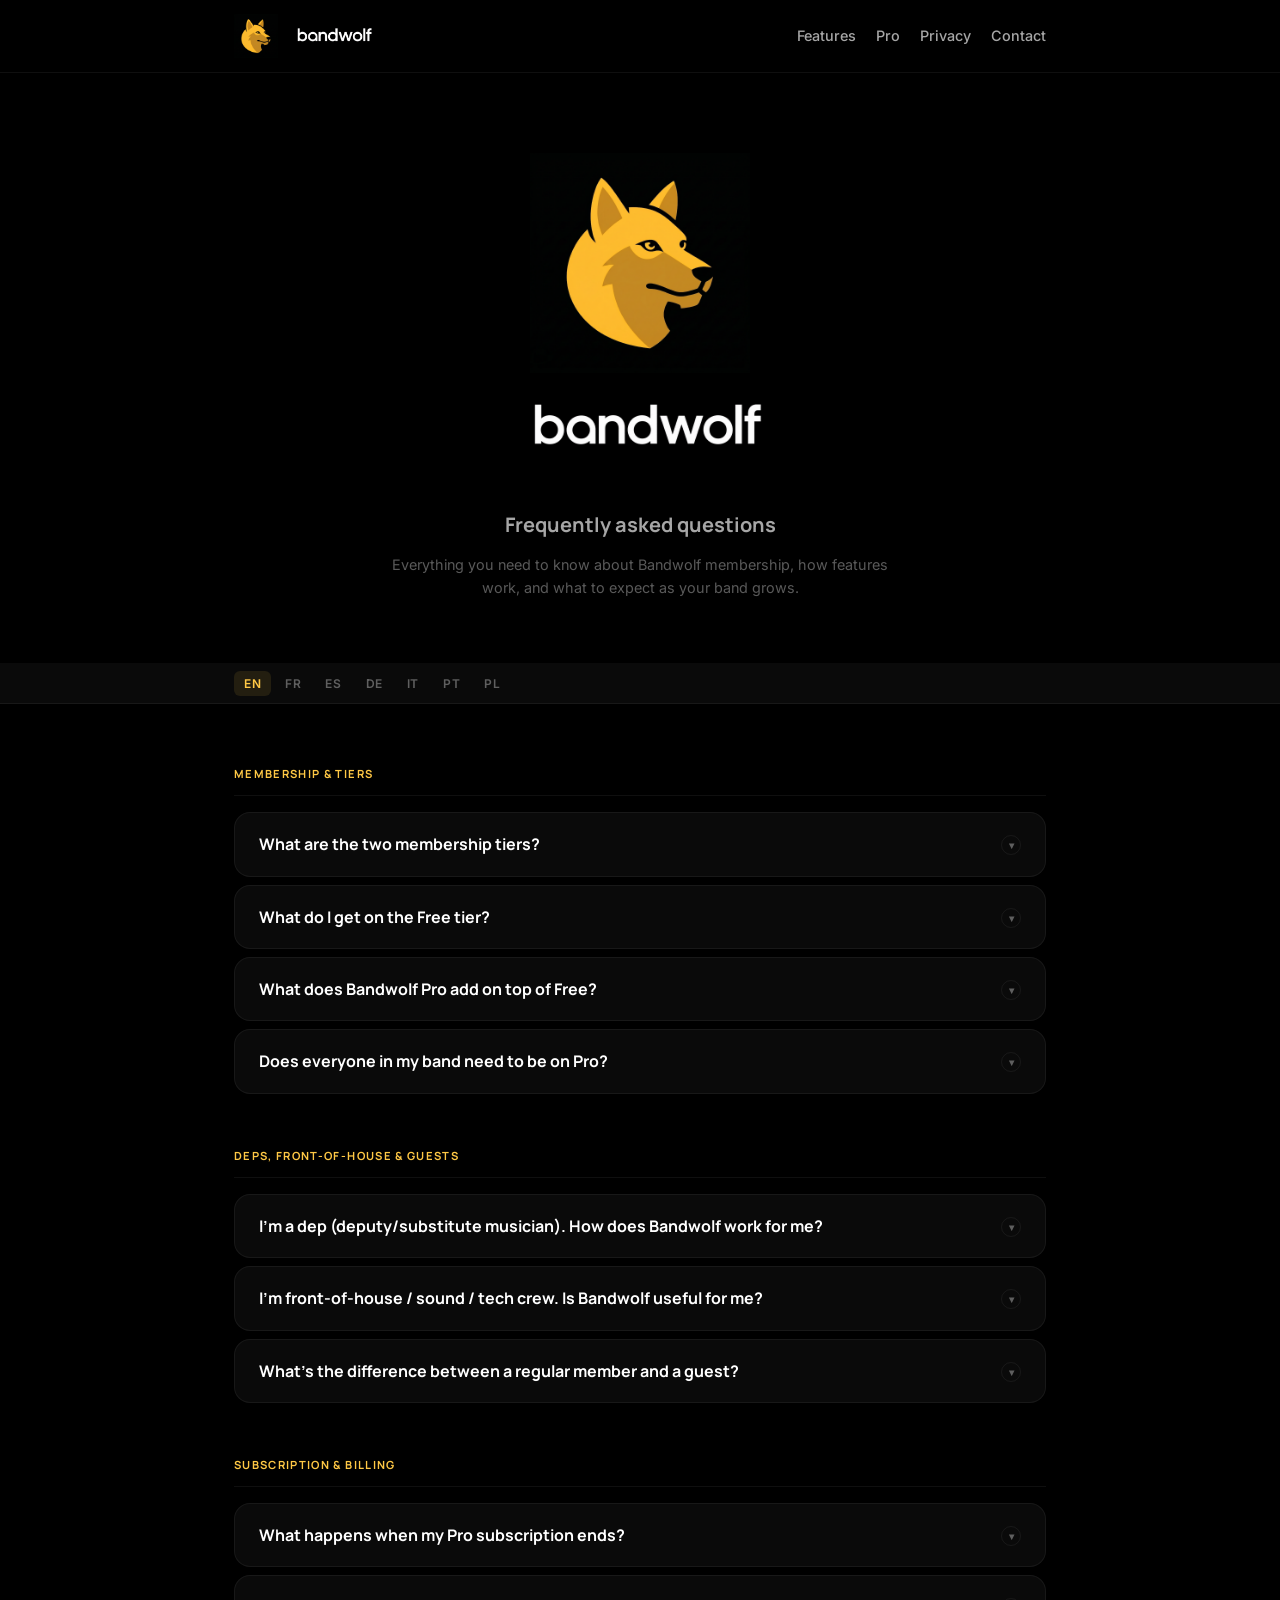
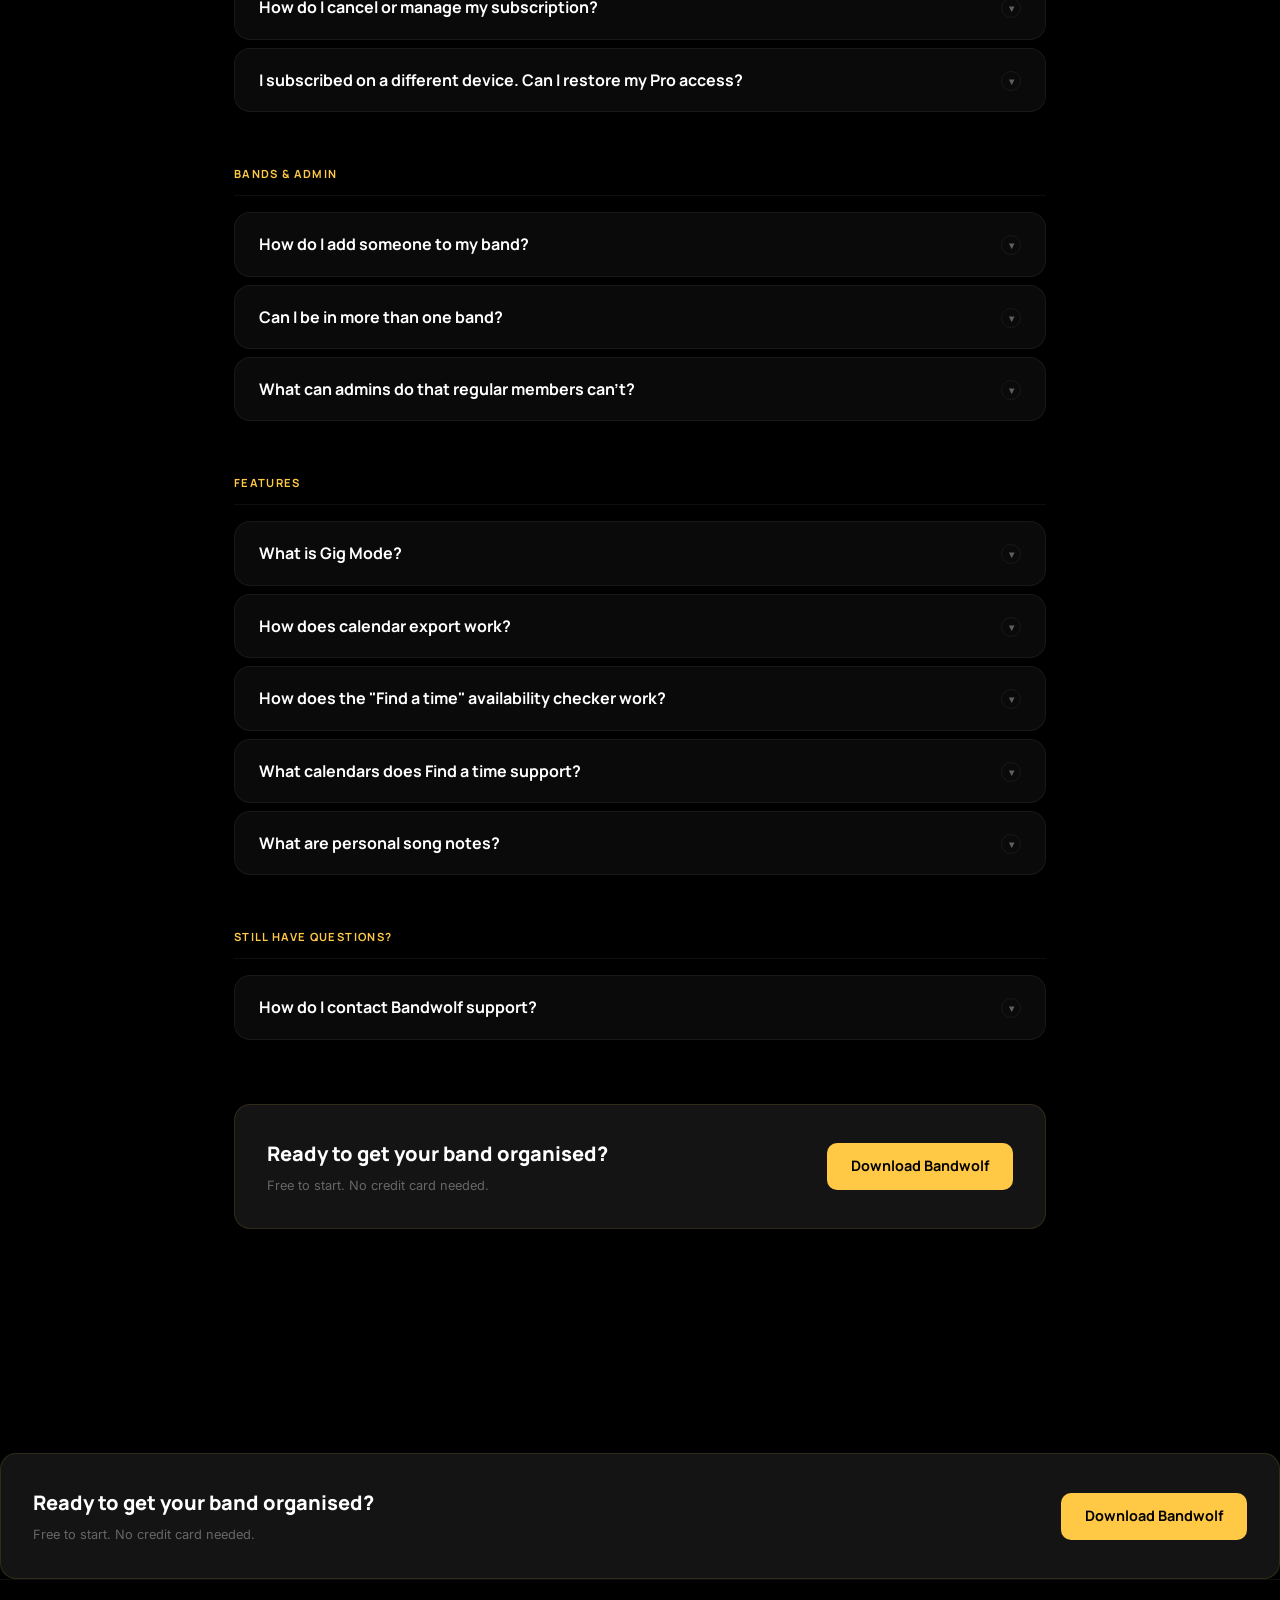
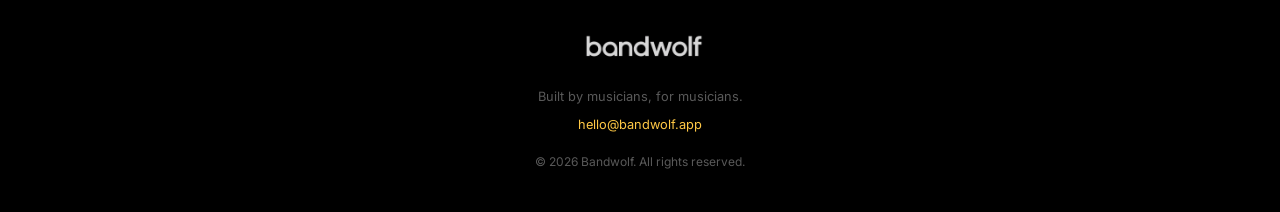
<file: FAQ-multilang.html>
<!DOCTYPE html>
<html lang="en">
<head>
<meta charset="UTF-8">
<meta name="viewport" content="width=device-width, initial-scale=1.0">
<title>FAQ — Bandwolf</title>
<meta name="description" content="Frequently asked questions about Bandwolf — membership, features, billing, and more.">
<link rel="icon" type="image/png" href="./bandwolf-icon.png">
<link rel="preconnect" href="https://fonts.googleapis.com">
<link href="https://fonts.googleapis.com/css2?family=Manrope:wght@400;600;700;800&family=Inter:wght@300;400;500;600&display=swap" rel="stylesheet">
<style>
*{margin:0;padding:0;box-sizing:border-box}
:root{
  --bg:#000000;--surface:#0a0a0a;--surface2:#141414;
  --accent:#FFC845;--accent-dim:rgba(255,200,69,0.1);
  --text:#fff;--text-soft:rgba(255,255,255,0.65);--muted:rgba(255,255,255,0.35);
  --border:rgba(255,255,255,0.06);
  --font-display:'Manrope',sans-serif;--font-body:'Inter',sans-serif;
  --fs-xs:0.75rem;--fs-sm:0.8rem;--fs-md:0.9rem;--fs-lg:1rem;--fs-xl:1.25rem;--fs-display:1.5rem;
}
html{scroll-behavior:smooth}
body{background:var(--bg);color:var(--text);font-family:var(--font-body);font-size:var(--fs-md);line-height:1.7;-webkit-font-smoothing:antialiased}
a{color:var(--accent);text-decoration:none}
a:hover{text-decoration:underline}
.wrap{max-width:860px;margin:0 auto;padding:0 24px}

/* Nav */
nav{position:sticky;top:0;z-index:100;background:rgba(0,0,0,0.92);backdrop-filter:blur(16px);-webkit-backdrop-filter:blur(16px);border-bottom:1px solid var(--border);padding:14px 0}
.nav-inner{display:flex;align-items:center;justify-content:space-between;max-width:860px;margin:0 auto;padding:0 24px}
.nav-brand{display:flex;align-items:center;gap:0;text-decoration:none}
.nav-icon{height:44px;width:44px;display:block;object-fit:contain}
.nav-wordmark{height:36px;display:block;object-fit:contain}
.nav-links{display:flex;gap:20px;align-items:center}
.nav-links a{font-size:var(--fs-md);color:var(--text-soft);font-weight:500}
.nav-links a:hover{color:var(--accent);text-decoration:none}

/* Hero */
.hero{padding:80px 0 56px;text-align:center}
.hero-icon{width:220px;height:220px;margin:0 auto 0;display:block;object-fit:contain}
.hero-wordmark{height:110px;margin:0 auto 28px;display:block;object-fit:contain}
.hero h1{font-family:var(--font-display);font-size:var(--fs-xl);font-weight:700;color:var(--text-soft);margin-bottom:14px;max-width:500px;margin-left:auto;margin-right:auto;line-height:1.4}
.hero p{font-size:var(--fs-md);color:var(--muted);max-width:520px;margin:0 auto;line-height:1.6}

/* FAQ layout */
.faq-page{padding:8px 0 80px}

.section-label{
  font-size:0.7rem;font-weight:700;letter-spacing:0.12em;text-transform:uppercase;
  color:var(--accent);margin:52px 0 16px;padding-bottom:12px;
  border-bottom:1px solid var(--border);font-family:var(--font-display);
}

/* FAQ items — card style matching .feature */
.faq-item{
  background:var(--surface);border:1px solid var(--border);
  border-radius:16px;margin-bottom:8px;overflow:hidden;
}
.faq-q{
  width:100%;background:none;border:none;color:var(--text);
  font-family:var(--font-display);font-size:var(--fs-lg);font-weight:700;line-height:1.4;
  text-align:left;padding:20px 24px;cursor:pointer;
  display:flex;align-items:flex-start;gap:12px;transition:color 0.15s;
}
.faq-q:hover{color:var(--accent)}
.faq-q .chevron{
  margin-left:auto;flex-shrink:0;margin-top:2px;
  width:20px;height:20px;border:1.5px solid var(--border);border-radius:50%;
  display:flex;align-items:center;justify-content:center;
  transition:transform 0.2s,border-color 0.15s;color:var(--muted);font-size:10px;
}
.faq-item.open .chevron{transform:rotate(180deg);border-color:var(--accent);color:var(--accent)}
.faq-a{
  display:none;padding:0 24px 24px;
  font-family:var(--font-body);font-size:var(--fs-sm);
  color:var(--text-soft);line-height:1.75;
}
.faq-item.open .faq-a{display:block}
.faq-a p+p{margin-top:12px}
.faq-a ul{margin:10px 0 10px 20px}
.faq-a li{margin-bottom:6px}
.faq-a strong{color:var(--text);font-weight:600}
.faq-a .note{
  margin-top:14px;padding:12px 16px;background:var(--surface2);
  border-left:2px solid var(--accent);border-radius:0 10px 10px 0;font-size:var(--fs-xs);
}

/* Tier table */
.tier-table{width:100%;border-collapse:collapse;margin:16px 0 8px;font-size:var(--fs-sm)}
.tier-table th{text-align:left;padding:10px 14px;font-weight:700;font-size:0.7rem;letter-spacing:0.06em;text-transform:uppercase;color:var(--muted);border-bottom:1px solid var(--border);font-family:var(--font-display)}
.tier-table th:not(:first-child){text-align:center}
.tier-table td{padding:12px 14px;border-bottom:1px solid var(--border);color:var(--text-soft);vertical-align:middle}
.tier-table td:first-child{color:var(--text)}
.tier-table td:not(:first-child){text-align:center}
.tier-table tr:last-child td{border-bottom:none}
.check{color:var(--accent);font-size:var(--fs-md)}
.cross{color:rgba(255,255,255,0.2);font-size:var(--fs-md)}
.pro-col{color:var(--accent)!important;font-weight:600}

/* CTA strip */
.cta-strip{
  margin-top:64px;padding:32px;background:var(--surface2);
  border:1px solid rgba(255,200,69,0.12);border-radius:16px;
  display:flex;align-items:center;gap:24px;flex-wrap:wrap;
}
.cta-strip-text h3{font-family:var(--font-display);font-size:var(--fs-xl);font-weight:800;color:var(--text);margin-bottom:4px}
.cta-strip-text p{font-size:var(--fs-sm);color:var(--muted)}
.cta-btn{
  margin-left:auto;background:var(--accent);color:#000;
  font-family:var(--font-display);font-size:var(--fs-md);font-weight:700;
  padding:11px 24px;border-radius:10px;white-space:nowrap;transition:opacity 0.15s;
}
.cta-btn:hover{opacity:0.88;text-decoration:none}

/* Footer */
footer{padding:40px 0;text-align:center;border-top:1px solid var(--border)}
footer p{font-size:var(--fs-sm);color:var(--muted)}
footer a{color:var(--accent)}
.footer-wordmark{height:56px;margin:0 auto 10px;display:block;object-fit:contain;opacity:0.85}

@media(max-width:600px){
  .faq-q{padding:18px 20px;font-size:var(--fs-md)}
  .faq-a{padding:0 20px 20px}
  .cta-strip{flex-direction:column;align-items:flex-start}
  .cta-btn{margin-left:0}
}

.lang-btn{background:none;border:none;color:var(--muted);font-family:var(--font-body);font-size:0.75rem;font-weight:600;letter-spacing:0.05em;padding:5px 10px;border-radius:6px;cursor:pointer;white-space:nowrap;transition:color 0.15s,background 0.15s;}
.lang-btn:hover{color:var(--text);background:var(--surface2);}
.lang-btn.active{color:var(--accent);background:rgba(255,200,69,0.1);}
</style>
</head>
<body>

<nav>
  <div class="nav-inner">
    <a class="nav-brand" href="./index.html">
      <img class="nav-icon" src="./bandwolf-icon.png" alt="Bandwolf icon">
      <img class="nav-wordmark" src="./bandwolf-wordmark.png" alt="bandwolf">
    </a>
    <div class="nav-links">
      <a href="./index.html#features">Features</a>
      <a href="./index.html#pro">Pro</a>
      <a href="./index.html#privacy">Privacy</a>
      <a href="mailto:hello@bandwolf.app">Contact</a>
    </div>
  </div>
</nav>

<section class="hero">
  <div class="wrap">
    <img class="hero-icon" src="./bandwolf-icon.png" alt="Bandwolf wolf icon">
    <img class="hero-wordmark" src="./bandwolf-wordmark.png" alt="bandwolf">
    <h1>Frequently asked questions</h1>
    <p>Everything you need to know about Bandwolf membership, how features work, and what to expect as your band grows.</p>
  </div>
</section>

<div class="faq-page">

<!-- ─── Language switcher ─── -->
<div style="border-bottom:1px solid var(--border);background:var(--surface);">
  <div class="wrap" style="display:flex;gap:4px;align-items:center;height:40px;overflow-x:auto;scrollbar-width:none;">
    <button class="lang-btn active" onclick="setLang('en')">EN</button>
    <button class="lang-btn" onclick="setLang('fr')">FR</button>
    <button class="lang-btn" onclick="setLang('es')">ES</button>
    <button class="lang-btn" onclick="setLang('de')">DE</button>
    <button class="lang-btn" onclick="setLang('it')">IT</button>
    <button class="lang-btn" onclick="setLang('pt')">PT</button>
    <button class="lang-btn" onclick="setLang('pl')">PL</button>
  </div>
</div>
<div class="faq-page">
<div class="wrap">

  <div class="section-label" data-key="faqSectionMembership">Membership &amp; tiers</div>

  <div class="faq-item">
    <button class="faq-q" onclick="toggle(this)">
      <span data-key="faqQ_tiers">What are the two membership tiers?</span>
      <span class="chevron">▾</span>
    </button>
    <div class="faq-a" data-key="faqA_tiers" data-html="tiers"></div>
  </div>

  <div class="faq-item">
    <button class="faq-q" onclick="toggle(this)">
      <span data-key="faqQ_free">What do I get on the Free tier?</span>
      <span class="chevron">▾</span>
    </button>
    <div class="faq-a" data-key="faqA_free" data-html="free"></div>
  </div>

  <div class="faq-item">
    <button class="faq-q" onclick="toggle(this)">
      <span data-key="faqQ_pro">What does Bandwolf Pro add on top of Free?</span>
      <span class="chevron">▾</span>
    </button>
    <div class="faq-a" id="ans-pro">
      <table class="tier-table">
        <thead><tr><th data-key="tierFeature">Feature</th><th>Free</th><th class="pro-col">Pro</th></tr></thead>
        <tbody>
          <tr><td data-key="tierSetlists">Setlists per band</td><td>1</td><td class="pro-col" data-key="tierUnlimited">Unlimited</td></tr>
          <tr><td data-key="tierSongs">Songs per setlist</td><td>10</td><td class="pro-col" data-key="tierUnlimited">Unlimited</td></tr>
          <tr><td data-key="tierMembers">Members per band</td><td>3</td><td class="pro-col" data-key="tierUnlimited">Unlimited</td></tr>
          <tr><td data-key="tierEvents">Upcoming events visible</td><td>2</td><td class="pro-col" data-key="tierUnlimited">Unlimited</td></tr>
          <tr><td data-key="tierLinks">Band links</td><td>3</td><td class="pro-col" data-key="tierUnlimited">Unlimited</td></tr>
          <tr><td data-key="tierAdminBands">Bands as admin</td><td>1</td><td class="pro-col" data-key="tierUnlimited">Unlimited</td></tr>
          <tr><td data-key="tierJoinedBands">Bands joined (total)</td><td>2</td><td class="pro-col" data-key="tierUnlimited">Unlimited</td></tr>
          <tr><td data-key="tierGigMode">Gig Mode (live performance)</td><td><span class="cross">—</span></td><td class="pro-col"><span class="check">✓</span></td></tr>
          <tr><td data-key="tierCalExport">Calendar export (ICS)</td><td><span class="cross">—</span></td><td class="pro-col"><span class="check">✓</span></td></tr>
          <tr><td data-key="tierImport">Setlist import</td><td><span class="cross">—</span></td><td class="pro-col"><span class="check">✓</span></td></tr>
          <tr><td data-key="tierAdmin">Admin privileges</td><td><span class="cross">—</span></td><td class="pro-col"><span class="check">✓</span></td></tr>
        </tbody>
      </table>
      <p data-key="faqA_pro_pricing">Pro is billed monthly (£6.99) or annually (£49.99 — saves around two months). Pricing is shown in your local currency in the App Store.</p>
    </div>
  </div>

  <div class="faq-item">
    <button class="faq-q" onclick="toggle(this)">
      <span data-key="faqQ_everyoneProQ">Does everyone in my band need to be on Pro?</span>
      <span class="chevron">▾</span>
    </button>
    <div class="faq-a" data-key="faqA_everyonePro" data-html="everyonePro"></div>
  </div>

  <div class="section-label" data-key="faqSectionDeps">Deps, front-of-house &amp; guests</div>

  <div class="faq-item">
    <button class="faq-q" onclick="toggle(this)">
      <span data-key="faqQ_deps">I'm a dep (deputy/substitute musician). How does Bandwolf work for me?</span>
      <span class="chevron">▾</span>
    </button>
    <div class="faq-a" data-key="faqA_deps" data-html="deps"></div>
  </div>

  <div class="faq-item">
    <button class="faq-q" onclick="toggle(this)">
      <span data-key="faqQ_foh">I'm front-of-house / sound / tech crew. Is Bandwolf useful for me?</span>
      <span class="chevron">▾</span>
    </button>
    <div class="faq-a" data-key="faqA_foh" data-html="foh"></div>
  </div>

  <div class="faq-item">
    <button class="faq-q" onclick="toggle(this)">
      <span data-key="faqQ_guestRole">What's the difference between a regular member and a guest?</span>
      <span class="chevron">▾</span>
    </button>
    <div class="faq-a" data-key="faqA_guestRole" data-html="guestRole"></div>
  </div>

  <div class="section-label" data-key="faqSectionBilling">Subscription &amp; billing</div>

  <div class="faq-item">
    <button class="faq-q" onclick="toggle(this)">
      <span data-key="faqQ_expires">What happens when my Pro subscription ends?</span>
      <span class="chevron">▾</span>
    </button>
    <div class="faq-a" data-key="faqA_expires" data-html="expires"></div>
  </div>

  <div class="faq-item">
    <button class="faq-q" onclick="toggle(this)">
      <span data-key="faqQ_cancel">How do I cancel or manage my subscription?</span>
      <span class="chevron">▾</span>
    </button>
    <div class="faq-a" data-key="faqA_cancel" data-html="cancel"></div>
  </div>

  <div class="faq-item">
    <button class="faq-q" onclick="toggle(this)">
      <span data-key="faqQ_restore">I subscribed on a different device. Can I restore my Pro access?</span>
      <span class="chevron">▾</span>
    </button>
    <div class="faq-a" data-key="faqA_restore" data-html="restore"></div>
  </div>

  <div class="section-label" data-key="faqSectionBands">Bands &amp; admin</div>

  <div class="faq-item">
    <button class="faq-q" onclick="toggle(this)">
      <span data-key="faqQ_invite">How do I add someone to my band?</span>
      <span class="chevron">▾</span>
    </button>
    <div class="faq-a" data-key="faqA_invite" data-html="invite"></div>
  </div>

  <div class="faq-item">
    <button class="faq-q" onclick="toggle(this)">
      <span data-key="faqQ_multiBand">Can I be in more than one band?</span>
      <span class="chevron">▾</span>
    </button>
    <div class="faq-a" data-key="faqA_multiBand" data-html="multiBand"></div>
  </div>

  <div class="faq-item">
    <button class="faq-q" onclick="toggle(this)">
      <span data-key="faqQ_admin">What can admins do that regular members can't?</span>
      <span class="chevron">▾</span>
    </button>
    <div class="faq-a" data-key="faqA_admin" data-html="admin"></div>
  </div>

  <div class="section-label" data-key="faqSectionFeatures">Features</div>

  <div class="faq-item">
    <button class="faq-q" onclick="toggle(this)">
      <span data-key="faqQ_gigMode">What is Gig Mode?</span>
      <span class="chevron">▾</span>
    </button>
    <div class="faq-a" data-key="faqA_gigMode" data-html="gigMode"></div>
  </div>

  <div class="faq-item">
    <button class="faq-q" onclick="toggle(this)">
      <span data-key="faqQ_calExport">How does calendar export work?</span>
      <span class="chevron">▾</span>
    </button>
    <div class="faq-a" data-key="faqA_calExport" data-html="calExport"></div>
  </div>

  <div class="faq-item">
    <button class="faq-q" onclick="toggle(this)">
      <span data-key="faqQ_findATime">How does the &ldquo;Find a time&rdquo; availability checker work?</span>
      <span class="chevron">▾</span>
    </button>
    <div class="faq-a" data-key="avail_q1" data-html="avail_q1"></div>
  </div>

  <div class="faq-item">
    <button class="faq-q" onclick="toggle(this)">
      <span data-key="faqQ_calSupport">What calendars does Find a time support?</span>
      <span class="chevron">▾</span>
    </button>
    <div class="faq-a" data-key="avail_q7" data-html="avail_q7"></div>
  </div>

  <div class="faq-item">
    <button class="faq-q" onclick="toggle(this)">
      <span data-key="faqQ_personalNotes">What are personal song notes?</span>
      <span class="chevron">▾</span>
    </button>
    <div class="faq-a" data-key="faqA_personalNotes" data-html="personalNotes"></div>
  </div>

  <div class="section-label" data-key="faqSectionContact">Still have questions?</div>

  <div class="faq-item">
    <button class="faq-q" onclick="toggle(this)">
      <span data-key="faqQ_contact">How do I contact Bandwolf support?</span>
      <span class="chevron">▾</span>
    </button>
    <div class="faq-a" data-key="faqA_contact" data-html="contact"></div>
  </div>

  <div class="cta-strip">
    <div class="cta-strip-text">
      <h3 data-key="faqCtaHeading">Ready to get your band organised?</h3>
      <p data-key="faqCtaSub">Free to start. No credit card needed.</p>
    </div>
    <a href="#" class="cta-btn" data-key="faqCtaBtn">Download Bandwolf</a>
  </div>

</div>
</div>
    </div>
  </div>

  <div class="cta-strip">
    <div class="cta-strip-text">
      <h3>Ready to get your band organised?</h3>
      <p>Free to start. No credit card needed.</p>
    </div>
    <a href="#" class="cta-btn">Download Bandwolf</a>
  </div>

</div>
</div>

<footer>
  <div class="wrap">
    <img class="footer-wordmark" src="./bandwolf-wordmark.png" alt="bandwolf">
    <p style="margin-bottom:6px">Built by musicians, for musicians.</p>
    <p><a href="mailto:hello@bandwolf.app">hello@bandwolf.app</a></p>
    <p style="margin-top:16px;font-size:var(--fs-xs)">© 2026 Bandwolf. All rights reserved.</p>
  </div>
</footer>

<script>
  function toggle(btn) {
    const item = btn.closest('.faq-item');
    const wasOpen = item.classList.contains('open');
    document.querySelectorAll('.faq-item.open').forEach(el => el.classList.remove('open'));
    if (!wasOpen) item.classList.add('open');
  }
</script>

</body>
<script>
// ─── Translations ──────────────────────────────────────────────────────────
const T = {
  faqSectionMembership:{en:"Membership & tiers",fr:"Abonnement et niveaux",es:"Membresía y niveles",de:"Mitgliedschaft & Stufen",it:"Abbonamento e livelli",pt:"Assinatura e planos",pl:"Członkostwo i poziomy"},
  faqSectionDeps:{en:"Deps, front-of-house & guests",fr:"Remplaçants, régisseurs et invités",es:"Sustitutos, técnicos de sala e invitados",de:"Vertretungen, FOH & Gäste",it:"Sostituti, front-of-house e ospiti",pt:"Substitutos, técnicos de som e convidados",pl:"Zastępcy, obsługa sali i goście"},
  faqSectionBilling:{en:"Subscription & billing",fr:"Abonnement et facturation",es:"Suscripción y facturación",de:"Abonnement & Abrechnung",it:"Abbonamento e fatturazione",pt:"Assinatura e pagamento",pl:"Subskrypcja i płatności"},
  faqSectionBands:{en:"Bands & admin",fr:"Groupes et administration",es:"Grupos y administración",de:"Bands & Verwaltung",it:"Band e amministrazione",pt:"Bandas e administração",pl:"Zespoły i administracja"},
  faqSectionFeatures:{en:"Features",fr:"Fonctionnalités",es:"Funciones",de:"Funktionen",it:"Funzionalità",pt:"Funcionalidades",pl:"Funkcje"},
  faqSectionContact:{en:"Still have questions?",fr:"Vous avez encore des questions ?",es:"¿Aún tienes preguntas?",de:"Noch Fragen?",it:"Hai ancora domande?",pt:"Ainda tem dúvidas?",pl:"Masz jeszcze pytania?"},
  faqQ_tiers:{en:"What are the two membership tiers?",fr:"Quels sont les deux niveaux d'adhésion ?",es:"¿Cuáles son los dos niveles de membresía?",de:"Was sind die zwei Mitgliedschaftsstufen?",it:"Quali sono i due livelli di abbonamento?",pt:"Quais são os dois planos de assinatura?",pl:"Jakie są dwa poziomy członkostwa?"},
  faqQ_free:{en:"What do I get on the Free tier?",fr:"Qu'est-ce que j'obtiens avec le niveau Gratuit ?",es:"¿Qué obtengo con el nivel Gratis?",de:"Was bekomme ich mit der kostenlosen Stufe?",it:"Cosa ottengo con il livello Gratuito?",pt:"O que recebo no plano Gratuito?",pl:"Co otrzymuję w poziomie Bezpłatnym?"},
  faqQ_pro:{en:"What does Bandwolf Pro add on top of Free?",fr:"Qu'est-ce que Bandwolf Pro ajoute par rapport au Gratuit ?",es:"¿Qué añade Bandwolf Pro sobre el nivel Gratis?",de:"Was fügt Bandwolf Pro zur kostenlosen Stufe hinzu?",it:"Cosa aggiunge Bandwolf Pro rispetto al livello Gratuito?",pt:"O que o Bandwolf Pro adiciona em relação ao Gratuito?",pl:"Co Bandwolf Pro dodaje w stosunku do poziomu Bezpłatnego?"},
  faqA_pro_pricing:{en:"Pro is billed monthly (£6.99) or annually (£49.99 — saves around two months). Pricing is shown in your local currency in the App Store.",fr:"Pro est facturé mensuellement (6,99 £) ou annuellement (49,99 £ — économisez environ deux mois). Le prix est affiché dans votre devise locale sur l'App Store.",es:"Pro se factura mensualmente (6,99 £) o anualmente (49,99 £ — ahorra alrededor de dos meses). El precio se muestra en tu moneda local en la App Store.",de:"Pro wird monatlich (6,99 £) oder jährlich (49,99 £ — spart ca. zwei Monate) abgerechnet. Der Preis wird in deiner Landeswährung im App Store angezeigt.",it:"Pro viene fatturato mensilmente (£6,99) o annualmente (£49,99 — risparmia circa due mesi). Il prezzo viene mostrato nella tua valuta locale nell'App Store.",pt:"O Pro é cobrado mensalmente (£6,99) ou anualmente (£49,99 — economiza cerca de dois meses). O preço é exibido na sua moeda local na App Store.",pl:"Pro jest rozliczane miesięcznie (£6,99) lub rocznie (£49,99 — oszczędzasz około dwóch miesięcy). Cena jest wyświetlana w Twojej lokalnej walucie w App Store."},
  faqQ_everyoneProQ:{en:"Does everyone in my band need to be on Pro?",fr:"Est-ce que tout le monde dans mon groupe doit être sur Pro ?",es:"¿Todos en mi banda necesitan ser Pro?",de:"Müssen alle in meiner Band Pro haben?",it:"Tutti nella mia band devono avere Pro?",pt:"Todos na minha banda precisam ser Pro?",pl:"Czy wszyscy w moim zespole muszą mieć Pro?"},
  faqQ_deps:{en:"I'm a dep (deputy/substitute musician). How does Bandwolf work for me?",fr:"Je suis remplaçant (musicien suppléant). Comment fonctionne Bandwolf pour moi ?",es:"Soy un sustituto (músico suplente). ¿Cómo funciona Bandwolf para mí?",de:"Ich bin eine Vertretung (Ersatzmusiker). Wie funktioniert Bandwolf für mich?",it:"Sono un sostituto (musicista supplente). Come funziona Bandwolf per me?",pt:"Sou um substituto (músico suplente). Como o Bandwolf funciona para mim?",pl:"Jestem zastępcą (muzyk zastępujący). Jak Bandwolf działa dla mnie?"},
  faqQ_foh:{en:"I'm front-of-house / sound / tech crew. Is Bandwolf useful for me?",fr:"Je suis régisseur / technicien son / équipe technique. Bandwolf est-il utile pour moi ?",es:"Soy técnico de sala / sonido / equipo técnico. ¿Bandwolf es útil para mí?",de:"Ich bin FOH / Tontechniker / technisches Personal. Ist Bandwolf nützlich für mich?",it:"Sono front-of-house / audio / personale tecnico. Bandwolf è utile per me?",pt:"Sou técnico de som / equipe técnica. O Bandwolf é útil para mim?",pl:"Jestem obsługą sali / dźwiękowcem / ekipą techniczną. Czy Bandwolf jest przydatny dla mnie?"},
  faqQ_guestRole:{en:"What's the difference between a regular member and a guest?",fr:"Quelle est la différence entre un membre régulier et un invité ?",es:"¿Cuál es la diferencia entre un miembro regular y un invitado?",de:"Was ist der Unterschied zwischen einem regulären Mitglied und einem Gast?",it:"Qual è la differenza tra un membro regolare e un ospite?",pt:"Qual é a diferença entre um membro regular e um convidado?",pl:"Jaka jest różnica między zwykłym członkiem a gościem?"},
  faqQ_expires:{en:"What happens when my Pro subscription ends?",fr:"Que se passe-t-il lorsque mon abonnement Pro se termine ?",es:"¿Qué pasa cuando termina mi suscripción Pro?",de:"Was passiert, wenn mein Pro-Abonnement endet?",it:"Cosa succede quando il mio abbonamento Pro termina?",pt:"O que acontece quando minha assinatura Pro termina?",pl:"Co się dzieje, gdy moja subskrypcja Pro wygasa?"},
  faqQ_cancel:{en:"How do I cancel or manage my subscription?",fr:"Comment annuler ou gérer mon abonnement ?",es:"¿Cómo cancelo o gestiono mi suscripción?",de:"Wie kündige oder verwalte ich mein Abonnement?",it:"Come posso annullare o gestire il mio abbonamento?",pt:"Como cancelo ou gerencio minha assinatura?",pl:"Jak anulować lub zarządzać subskrypcją?"},
  faqQ_restore:{en:"I subscribed on a different device. Can I restore my Pro access?",fr:"Je me suis abonné sur un autre appareil. Puis-je restaurer mon accès Pro ?",es:"Me suscribí en un dispositivo diferente. ¿Puedo restaurar mi acceso Pro?",de:"Ich habe mich auf einem anderen Gerät angemeldet. Kann ich meinen Pro-Zugang wiederherstellen?",it:"Mi sono abbonato su un dispositivo diverso. Posso ripristinare il mio accesso Pro?",pt:"Assinei em um dispositivo diferente. Posso restaurar meu acesso Pro?",pl:"Subskrybowałem na innym urządzeniu. Czy mogę przywrócić dostęp Pro?"},
  faqQ_invite:{en:"How do I add someone to my band?",fr:"Comment ajouter quelqu'un à mon groupe ?",es:"¿Cómo añado a alguien a mi banda?",de:"Wie füge ich jemanden zu meiner Band hinzu?",it:"Come aggiungo qualcuno alla mia band?",pt:"Como adiciono alguém à minha banda?",pl:"Jak dodać kogoś do mojego zespołu?"},
  faqQ_multiBand:{en:"Can I be in more than one band?",fr:"Puis-je faire partie de plusieurs groupes ?",es:"¿Puedo estar en más de una banda?",de:"Kann ich in mehr als einer Band sein?",it:"Posso far parte di più di una band?",pt:"Posso estar em mais de uma banda?",pl:"Czy mogę być w więcej niż jednym zespole?"},
  faqQ_admin:{en:"What can admins do that regular members can't?",fr:"Que peuvent faire les administrateurs que les membres réguliers ne peuvent pas faire ?",es:"¿Qué pueden hacer los administradores que los miembros regulares no pueden?",de:"Was können Admins, was reguläre Mitglieder nicht können?",it:"Cosa possono fare gli amministratori che i membri regolari non possono?",pt:"O que os administradores podem fazer que os membros regulares não podem?",pl:"Co mogą robić administratorzy, czego zwykli członkowie nie mogą?"},
  faqQ_gigMode:{en:"What is Gig Mode?",fr:"Qu'est-ce que le mode Gig ?",es:"¿Qué es el modo Concierto?",de:"Was ist der Gig Mode?",it:"Cos'è la modalità Gig?",pt:"O que é o modo Show?",pl:"Czym jest tryb Gig?"},
  faqQ_calExport:{en:"How does calendar export work?",fr:"Comment fonctionne l'export de calendrier ?",es:"¿Cómo funciona la exportación de calendario?",de:"Wie funktioniert der Kalenderexport?",it:"Come funziona l'esportazione del calendario?",pt:"Como funciona a exportação de calendário?",pl:"Jak działa eksport kalendarza?"},
  faqQ_findATime:{en:"How does the \"Find a time\" availability checker work?",fr:"Comment fonctionne le vérificateur de disponibilité « Trouver un créneau » ?",es:"¿Cómo funciona el comprobador de disponibilidad «Encontrar un horario»?",de:"Wie funktioniert der \"Termin finden\"-Verfügbarkeitsprüfer?",it:"Come funziona il controllo disponibilità \"Trova un orario\"?",pt:"Como funciona o verificador de disponibilidade \"Encontrar um horário\"?",pl:"Jak działa sprawdzanie dostępności \"Znajdź termin\"?"},
  faqQ_calSupport:{en:"What calendars does Find a time support?",fr:"Quels agendas « Trouver un créneau » prend-il en charge ?",es:"¿Qué calendarios admite Encontrar un horario?",de:"Welche Kalender unterstützt \"Termin finden\"?",it:"Quali calendari supporta Trova un orario?",pt:"Quais calendários o Encontrar um horário suporta?",pl:"Jakie kalendarze obsługuje Znajdź termin?"},
  faqQ_personalNotes:{en:"What are personal song notes?",fr:"Que sont les notes personnelles de chansons ?",es:"¿Qué son las notas personales de canciones?",de:"Was sind persönliche Songnotizen?",it:"Cosa sono le note personali sulle canzoni?",pt:"O que são notas pessoais de músicas?",pl:"Czym są osobiste notatki do piosenek?"},
  faqQ_contact:{en:"How do I contact Bandwolf support?",fr:"Comment contacter le support Bandwolf ?",es:"¿Cómo contacto con el soporte de Bandwolf?",de:"Wie kontaktiere ich den Bandwolf-Support?",it:"Come contatto il supporto di Bandwolf?",pt:"Como entro em contato com o suporte do Bandwolf?",pl:"Jak skontaktować się z pomocą techniczną Bandwolf?"},
  faqCtaHeading:{en:"Ready to get your band organised?",fr:"Prêt à organiser votre groupe ?",es:"¿Listo para organizar tu banda?",de:"Bereit, deine Band zu organisieren?",it:"Pronto a organizzare la tua band?",pt:"Pronto para organizar sua banda?",pl:"Gotowy, aby zorganizować swój zespół?"},
  faqCtaSub:{en:"Free to start. No credit card needed.",fr:"Gratuit pour commencer. Aucune carte de crédit requise.",es:"Gratis para empezar. No se necesita tarjeta de crédito.",de:"Kostenlos starten. Keine Kreditkarte erforderlich.",it:"Gratuito per iniziare. Nessuna carta di credito richiesta.",pt:"Grátis para começar. Sem necessidade de cartão de crédito.",pl:"Bezpłatny start. Bez karty kredytowej."},
  faqCtaBtn:{en:"Download Bandwolf",fr:"Télécharger Bandwolf",es:"Descargar Bandwolf",de:"Bandwolf herunterladen",it:"Scarica Bandwolf",pt:"Baixar Bandwolf",pl:"Pobierz Bandwolf"},
  tierFeature:{en:"Feature",fr:"Fonctionnalité",es:"Función",de:"Funktion",it:"Funzionalità",pt:"Funcionalidade",pl:"Funkcja"},
  tierSetlists:{en:"Setlists per band",fr:"Setlists par groupe",es:"Setlists por banda",de:"Setlists pro Band",it:"Setlist per band",pt:"Setlists por banda",pl:"Setlisty na zespół"},
  tierSongs:{en:"Songs per setlist",fr:"Chansons par setlist",es:"Canciones por setlist",de:"Songs pro Setlist",it:"Canzoni per setlist",pt:"Músicas por setlist",pl:"Piosenki na setlistę"},
  tierMembers:{en:"Members per band",fr:"Membres par groupe",es:"Miembros por banda",de:"Mitglieder pro Band",it:"Membri per band",pt:"Membros por banda",pl:"Członkowie na zespół"},
  tierEvents:{en:"Upcoming events visible",fr:"Événements à venir visibles",es:"Eventos próximos visibles",de:"Sichtbare kommende Events",it:"Eventi imminenti visibili",pt:"Eventos futuros visíveis",pl:"Widoczne nadchodzące wydarzenia"},
  tierLinks:{en:"Band links",fr:"Liens du groupe",es:"Enlaces de banda",de:"Band-Links",it:"Link della band",pt:"Links da banda",pl:"Linki zespołu"},
  tierAdminBands:{en:"Bands as admin",fr:"Groupes en tant qu'admin",es:"Bandas como admin",de:"Bands als Admin",it:"Band come amministratore",pt:"Bandas como admin",pl:"Zespoły jako admin"},
  tierJoinedBands:{en:"Bands joined (total)",fr:"Groupes rejoints (total)",es:"Bandas unidas (total)",de:"Beigetretene Bands (gesamt)",it:"Band a cui si è uniti (totale)",pt:"Bandas participantes (total)",pl:"Dołączone zespoły (łącznie)"},
  tierGigMode:{en:"Gig Mode (live performance)",fr:"Mode Gig (performance en direct)",es:"Modo Concierto (actuación en vivo)",de:"Gig Mode (Live-Auftritt)",it:"Modalità Gig (esibizione dal vivo)",pt:"Modo Show (apresentação ao vivo)",pl:"Tryb Gig (występ na żywo)"},
  tierCalExport:{en:"Calendar export (ICS)",fr:"Export calendrier (ICS)",es:"Exportación de calendario (ICS)",de:"Kalenderexport (ICS)",it:"Esportazione calendario (ICS)",pt:"Exportação de calendário (ICS)",pl:"Eksport kalendarza (ICS)"},
  tierImport:{en:"Setlist import",fr:"Import de setlist",es:"Importación de setlist",de:"Setlist-Import",it:"Importazione setlist",pt:"Importação de setlist",pl:"Import setlisty"},
  tierAdmin:{en:"Admin privileges",fr:"Privilèges d'administrateur",es:"Privilegios de administrador",de:"Admin-Rechte",it:"Privilegi amministratore",pt:"Privilégios de administrador",pl:"Uprawnienia administratora"},
  tierUnlimited:{en:"Unlimited",fr:"Illimité",es:"Ilimitado",de:"Unbegrenzt",it:"Illimitato",pt:"Ilimitado",pl:"Nieograniczony"},
};

// ─── Multi-paragraph answer HTML ──────────────────────────────────────────
const ANSWERS = {
  tiers:{
    en:`<p>Bandwolf has two tiers: <strong>Free</strong> and <strong>Bandwolf Pro</strong>.</p><p><strong>Free</strong> gives every member — including deps and front-of-house — full access to view setlists, RSVP to rehearsals, see band links, suggest songs, and add personal notes to songs. It's genuinely useful, not a stripped-down teaser.</p><p><strong>Bandwolf Pro</strong> unlocks the tools that bands with serious admin needs use most: unlimited setlists, unlimited songs per setlist, Gig Mode for live performance, calendar export, and the ability to manage larger rosters and multiple bands. Pro is a per-person subscription — you pay for your own access, not for the whole band.</p>`,
    fr:`<p>Bandwolf propose deux niveaux : <strong>Gratuit</strong> et <strong>Bandwolf Pro</strong>.</p><p><strong>Le niveau Gratuit</strong> offre à chaque membre — y compris les remplaçants et les régisseurs — un accès complet pour consulter les setlists, répondre aux répétitions, voir les liens du groupe, suggérer des chansons et ajouter des notes personnelles. C'est vraiment utile, pas une version édulcorée.</p><p><strong>Bandwolf Pro</strong> débloque les outils dont les groupes avec des besoins importants ont le plus besoin : setlists illimitées, chansons illimitées par setlist, mode Gig pour les performances en direct, export de calendrier et gestion de plus grands effectifs et de plusieurs groupes. Pro est un abonnement individuel.</p>`,
    es:`<p>Bandwolf tiene dos niveles: <strong>Gratis</strong> y <strong>Bandwolf Pro</strong>.</p><p><strong>El nivel Gratis</strong> da a todos los miembros — incluidos sustitutos y técnicos de sala — acceso completo para ver setlists, confirmar asistencia a ensayos, ver los enlaces del grupo, sugerir canciones y añadir notas personales. Es genuinamente útil, no una versión recortada.</p><p><strong>Bandwolf Pro</strong> desbloquea las herramientas que más usan los grupos con necesidades de administración serias: setlists ilimitadas, canciones ilimitadas por setlist, modo Concierto, exportación de calendario y gestión de grupos más grandes. Pro es una suscripción individual.</p>`,
    de:`<p>Bandwolf hat zwei Stufen: <strong>Kostenlos</strong> und <strong>Bandwolf Pro</strong>.</p><p><strong>Die kostenlose Stufe</strong> gibt jedem Mitglied — einschließlich Vertretungen und FOH-Personal — vollen Zugriff auf Setlists, Proben-Zusagen, Band-Links, Songvorschläge und persönliche Notizen. Es ist wirklich nützlich, kein abgespeckter Teaser.</p><p><strong>Bandwolf Pro</strong> schaltet die Tools frei, die Bands mit ernstem Verwaltungsbedarf am meisten nutzen: unbegrenzte Setlists, unbegrenzte Songs, Gig Mode, Kalenderexport und größere Besetzungen. Pro ist ein Einzelabonnement.</p>`,
    it:`<p>Bandwolf ha due livelli: <strong>Gratuito</strong> e <strong>Bandwolf Pro</strong>.</p><p><strong>Il livello Gratuito</strong> dà a ogni membro — inclusi i sostituti e il personale FOH — accesso completo per visualizzare le setlist, confermare la presenza alle prove, vedere i link della band, suggerire canzoni e aggiungere note personali. È genuinamente utile, non una versione ridotta.</p><p><strong>Bandwolf Pro</strong> sblocca gli strumenti più usati dalle band: setlist illimitate, canzoni illimitate, modalità Gig, esportazione del calendario e roster illimitati. Pro è un abbonamento individuale.</p>`,
    pt:`<p>O Bandwolf tem dois planos: <strong>Gratuito</strong> e <strong>Bandwolf Pro</strong>.</p><p><strong>O plano Gratuito</strong> dá a todos os membros — incluindo substitutos e equipe de som — acesso completo para ver setlists, confirmar presença em ensaios, ver os links da banda, sugerir músicas e adicionar notas pessoais. É genuinamente útil, não uma versão básica.</p><p><strong>O Bandwolf Pro</strong> desbloqueia as ferramentas mais usadas pelas bandas: setlists ilimitadas, músicas ilimitadas, modo Show, exportação de calendário e equipes maiores. Pro é uma assinatura individual.</p>`,
    pl:`<p>Bandwolf ma dwa poziomy: <strong>Bezpłatny</strong> i <strong>Bandwolf Pro</strong>.</p><p><strong>Poziom Bezpłatny</strong> daje każdemu członkowi — w tym zastępcom i obsłudze sali — pełny dostęp do przeglądania setlist, potwierdzania obecności na próbach, linków zespołu, sugerowania piosenek i dodawania notatek osobistych. To naprawdę przydatne narzędzie.</p><p><strong>Bandwolf Pro</strong> odblokowuje najważniejsze narzędzia: nieograniczone setlisty, piosenki, tryb Gig, eksport kalendarza i większe składy. Pro to subskrypcja indywidualna.</p>`,
  },
  free:{
    en:`<p>Quite a lot. Free members can:</p><ul><li>View all setlists, songs, and rehearsals for any band they're in</li><li>RSVP to rehearsals and gigs</li><li>Add personal notes to individual songs (visible only to you)</li><li>Suggest songs to the band's wish list and vote on others' suggestions</li><li>Access band links (Spotify playlists, YouTube references, etc.)</li><li>Receive push notifications for band activity</li><li>Join up to 2 bands in total</li></ul><p>Free tier limits apply to <em>creating and managing</em> content, not to viewing it. If a Pro member creates a setlist with 40 songs, every Free member in that band can see and use it in full.</p>`,
    fr:`<p>Beaucoup de choses. Les membres Gratuits peuvent :</p><ul><li>Consulter toutes les setlists, chansons et répétitions</li><li>Répondre aux répétitions et concerts</li><li>Ajouter des notes personnelles aux chansons (visibles uniquement par vous)</li><li>Suggérer des chansons et voter pour celles des autres</li><li>Accéder aux liens du groupe</li><li>Recevoir des notifications push</li><li>Rejoindre jusqu'à 2 groupes au total</li></ul><p>Les limites Gratuites s'appliquent à la création et la gestion du contenu, pas à sa consultation.</p>`,
    es:`<p>Bastante. Los miembros Gratis pueden:</p><ul><li>Ver todas las setlists, canciones y ensayos</li><li>Confirmar asistencia a ensayos y conciertos</li><li>Añadir notas personales a las canciones (visibles solo para ti)</li><li>Sugerir canciones y votar las de otros</li><li>Acceder a los enlaces del grupo</li><li>Recibir notificaciones push</li><li>Unirse a un máximo de 2 bandas en total</li></ul><p>Los límites Gratis se aplican a crear y gestionar contenido, no a verlo.</p>`,
    de:`<p>Einiges. Kostenlose Mitglieder können:</p><ul><li>Alle Setlists, Songs und Proben ansehen</li><li>Für Proben und Gigs zusagen</li><li>Persönliche Notizen zu Songs hinzufügen (nur für dich sichtbar)</li><li>Songs vorschlagen und abstimmen</li><li>Band-Links aufrufen</li><li>Push-Benachrichtigungen erhalten</li><li>Bis zu 2 Bands beitreten</li></ul><p>Die kostenlosen Limits gelten für das Erstellen und Verwalten von Inhalten, nicht für das Ansehen.</p>`,
    it:`<p>Parecchie cose. I membri Gratuiti possono:</p><ul><li>Visualizzare tutte le setlist, canzoni e prove</li><li>Confermare la presenza a prove e concerti</li><li>Aggiungere note personali alle canzoni (visibili solo a te)</li><li>Suggerire canzoni e votare</li><li>Accedere ai link della band</li><li>Ricevere notifiche push</li><li>Unirsi a un massimo di 2 band</li></ul><p>I limiti Gratuiti si applicano alla creazione e gestione dei contenuti, non alla visualizzazione.</p>`,
    pt:`<p>Bastante. Membros Gratuitos podem:</p><ul><li>Ver todas as setlists, músicas e ensaios</li><li>Confirmar presença em ensaios e shows</li><li>Adicionar notas pessoais às músicas (visíveis apenas para você)</li><li>Sugerir músicas e votar</li><li>Acessar links da banda</li><li>Receber notificações push</li><li>Entrar em até 2 bandas no total</li></ul><p>Os limites Gratuitos se aplicam à criação e gestão de conteúdo, não à visualização.</p>`,
    pl:`<p>Całkiem sporo. Bezpłatni członkowie mogą:</p><ul><li>Przeglądać wszystkie setlisty, piosenki i próby</li><li>Potwierdzać obecność na próbach i koncertach</li><li>Dodawać osobiste notatki do piosenek (widoczne tylko dla ciebie)</li><li>Sugerować piosenki i głosować</li><li>Uzyskiwać dostęp do linków zespołu</li><li>Otrzymywać powiadomienia push</li><li>Dołączać do maksymalnie 2 zespołów</li></ul><p>Limity Bezpłatne dotyczą tworzenia i zarządzania treścią, nie jej przeglądania.</p>`,
  },
  everyonePro:{
    en:`<p>No. Bandwolf is designed so that one or two Pro members — typically the band manager or setlist admin — can run the band, while everyone else participates on Free.</p><p>Free members can see everything and do everything a performer needs: view the setlist before a gig, check their own song notes, RSVP, suggest songs. They just can't create or manage content beyond the Free limits.</p><p>If you're the person who books rehearsals, builds setlists, and manages the roster, Pro is for you. Everyone else is welcome to stay Free.</p>`,
    fr:`<p>Non. Bandwolf est conçu pour qu'un ou deux membres Pro — généralement le manager ou l'administrateur des setlists — puissent gérer le groupe, tandis que tout le monde participe avec le Gratuit.</p><p>Les membres Gratuits peuvent tout voir et faire tout ce dont un musicien a besoin : consulter la setlist, vérifier leurs notes, répondre aux répétitions, suggérer des chansons.</p><p>Si vous êtes celui qui réserve les répétitions, crée les setlists et gère l'effectif, Pro est fait pour vous.</p>`,
    es:`<p>No. Bandwolf está diseñado para que uno o dos miembros Pro — normalmente el manager o el administrador de setlists — puedan gestionar la banda, mientras que todos los demás participan con el nivel Gratis.</p><p>Los miembros Gratis pueden ver todo y hacer todo lo que necesita un músico: ver la setlist, revisar sus notas, confirmar asistencia, sugerir canciones.</p><p>Si eres quien reserva los ensayos, crea las setlists y gestiona el grupo, Pro es para ti.</p>`,
    de:`<p>Nein. Bandwolf ist so konzipiert, dass ein oder zwei Pro-Mitglieder — typischerweise der Bandmanager oder Setlist-Admin — die Band leiten können, während alle anderen kostenlos mitmachen.</p><p>Kostenlose Mitglieder können alles sehen und alles tun, was ein Musiker braucht: die Setlist ansehen, Notizen prüfen, zusagen, Songs vorschlagen.</p><p>Wenn du derjenige bist, der Proben bucht, Setlists erstellt und die Besetzung verwaltet, ist Pro für dich.</p>`,
    it:`<p>No. Bandwolf è progettato in modo che uno o due membri Pro — di solito il manager o l'amministratore delle setlist — possano gestire la band, mentre tutti gli altri partecipano gratuitamente.</p><p>I membri Gratuiti possono vedere tutto e fare tutto ciò di cui un musicista ha bisogno: visualizzare la setlist, controllare le note, confermare la presenza, suggerire canzoni.</p><p>Se sei tu la persona che prenota le prove, costruisce le setlist e gestisce il roster, Pro è per te.</p>`,
    pt:`<p>Não. O Bandwolf foi projetado para que um ou dois membros Pro — normalmente o manager ou o administrador de setlists — possam gerenciar a banda, enquanto todos os outros participam no plano Gratuito.</p><p>Membros Gratuitos podem ver tudo e fazer tudo o que um músico precisa: ver a setlist, verificar suas notas, confirmar presença, sugerir músicas.</p><p>Se você é a pessoa que agenda ensaios, monta setlists e gerencia o elenco, o Pro é para você.</p>`,
    pl:`<p>Nie. Bandwolf jest zaprojektowany tak, aby jeden lub dwóch członków Pro — zazwyczaj menadżer lub administrator setlist — mógł prowadzić zespół, podczas gdy wszyscy pozostali uczestniczą bezpłatnie.</p><p>Bezpłatni członkowie mogą widzieć wszystko i robić wszystko, czego potrzebuje muzyk: przeglądać setlistę, sprawdzać notatki, potwierdzać obecność, sugerować piosenki.</p><p>Jeśli jesteś osobą, która rezerwuje próby, tworzy setlisty i zarządza składem, Pro jest dla ciebie.</p>`,
  },
  deps:{
    en:`<p>Deps are a first-class use case. When a band admin invites you, you join as a regular member and get immediate access to everything you need for the gig: the setlist, song keys and BPM, any band notes, your own personal song notes, and the rehearsal schedule.</p><p>You don't need a Pro subscription to use Bandwolf as a dep. Free membership gives you everything a performer needs to prepare and turn up ready.</p><div class="note">If you're depping across multiple bands, note that the Free tier supports joining up to 2 bands. If you regularly dep for more than two acts, Bandwolf Pro removes that limit.</div>`,
    fr:`<p>Les remplaçants sont un cas d'utilisation de première importance. Lorsqu'un administrateur du groupe vous invite, vous rejoignez en tant que membre régulier et obtenez un accès immédiat à tout ce dont vous avez besoin : la setlist, les tonalités et le BPM, les notes du groupe, vos notes personnelles et le planning des répétitions.</p><p>Vous n'avez pas besoin d'un abonnement Pro pour utiliser Bandwolf en tant que remplaçant. L'adhésion Gratuite vous donne tout ce dont un musicien a besoin.</p><div class="note">Si vous remplacez régulièrement dans plus de deux groupes, Bandwolf Pro supprime la limite de 2 groupes.</div>`,
    es:`<p>Los sustitutos son un caso de uso de primera importancia. Cuando un administrador de la banda te invita, te unes como miembro regular y obtienes acceso inmediato a todo lo que necesitas: la setlist, las tonalidades y el BPM, las notas de la banda, tus notas personales y el calendario de ensayos.</p><p>No necesitas una suscripción Pro para usar Bandwolf como sustituto. La membresía Gratis te da todo lo que necesitas.</p><div class="note">Si habitualmente sustituyes en más de dos grupos, Bandwolf Pro elimina el límite de 2 bandas.</div>`,
    de:`<p>Vertretungen sind ein erstklassiger Anwendungsfall. Wenn ein Band-Admin dich einlädt, trittst du als reguläres Mitglied bei und erhältst sofortigen Zugriff auf alles, was du für den Gig brauchst: die Setlist, Tonarten und BPM, Band-Notizen, deine persönlichen Notizen und den Probenplan.</p><p>Du brauchst kein Pro-Abonnement, um Bandwolf als Vertretung zu nutzen. Die kostenlose Mitgliedschaft gibt dir alles, was ein Musiker braucht.</p><div class="note">Wenn du regelmäßig für mehr als zwei Bands einspringst, hebt Bandwolf Pro das 2-Band-Limit auf.</div>`,
    it:`<p>I sostituti sono un caso d'uso di prima classe. Quando un amministratore della band ti invita, ti unisci come membro regolare e ottieni accesso immediato a tutto ciò di cui hai bisogno: la setlist, le tonalità e il BPM, le note della band, le tue note personali e il calendario delle prove.</p><p>Non hai bisogno di un abbonamento Pro per usare Bandwolf come sostituto. L'iscrizione Gratuita ti dà tutto ciò di cui hai bisogno.</p><div class="note">Se fai spesso da sostituto per più di due gruppi, Bandwolf Pro rimuove il limite di 2 band.</div>`,
    pt:`<p>Substitutos são um caso de uso de primeira classe. Quando um administrador da banda te convida, você entra como membro regular e tem acesso imediato a tudo o que precisa: a setlist, tons e BPM, notas da banda, suas notas pessoais e o calendário de ensaios.</p><p>Você não precisa de uma assinatura Pro para usar o Bandwolf como substituto. A assinatura Gratuita fornece tudo o que você precisa.</p><div class="note">Se você frequentemente substitui em mais de dois grupos, o Bandwolf Pro remove o limite de 2 bandas.</div>`,
    pl:`<p>Zastępcy to pierwszorzędny przypadek użycia. Gdy administrator zespołu cię zaprosi, dołączasz jako zwykły członek i uzyskujesz natychmiastowy dostęp do wszystkiego, czego potrzebujesz: setlistę, tonacje i BPM, notatki zespołu, własne notatki osobiste oraz harmonogram prób.</p><p>Nie potrzebujesz subskrypcji Pro jako zastępca. Bezpłatne członkostwo daje ci wszystko, czego potrzebujesz.</p><div class="note">Jeśli regularnie zastępujesz w więcej niż dwóch grupach, Bandwolf Pro usuwa limit 2 zespołów.</div>`,
  },
  foh:{
    en:`<p>Yes. Bands often add FOH engineers, sound techs, and lighting crew as members so they have access to the setlist and event schedule from their own phone.</p><p>As a Free member you can see the full setlist for any gig, view band notes on individual songs, and check the RSVP list for upcoming events. You don't need to create or manage anything — just read and prepare.</p><p>Your subscription tier doesn't affect what you can view. If the band admin has a Pro account and builds a 30-song setlist, you can see every song on it.</p>`,
    fr:`<p>Oui. Les groupes ajoutent souvent les ingénieurs FOH, les techniciens son et les éclairagistes comme membres afin qu'ils aient accès à la setlist et au planning depuis leur téléphone.</p><p>En tant que membre Gratuit, vous pouvez voir la setlist complète pour chaque concert, consulter les notes du groupe et vérifier la liste des présences. Votre niveau d'abonnement n'affecte pas ce que vous pouvez voir.</p>`,
    es:`<p>Sí. Los grupos a menudo añaden ingenieros FOH, técnicos de sonido e iluminadores como miembros para que tengan acceso a la setlist y al calendario desde su teléfono.</p><p>Como miembro Gratis puedes ver la setlist completa para cualquier concierto, ver las notas de la banda y revisar la lista de asistencia. Tu nivel de suscripción no afecta lo que puedes ver.</p>`,
    de:`<p>Ja. Bands fügen oft FOH-Ingenieure, Tontechniker und Lichttechniker als Mitglieder hinzu, damit sie Zugriff auf die Setlist und den Veranstaltungsplan haben.</p><p>Als kostenloses Mitglied kannst du die vollständige Setlist sehen, Band-Notizen ansehen und die Zusagenliste prüfen. Deine Abonnementstufe beeinflusst nicht, was du ansehen kannst.</p>`,
    it:`<p>Sì. Le band spesso aggiungono ingegneri FOH, tecnici del suono e addetti alle luci come membri in modo che abbiano accesso alla setlist e al calendario degli eventi dal loro telefono.</p><p>Come membro Gratuito puoi vedere la setlist completa, visualizzare le note della band e controllare l'elenco delle presenze. Il tuo livello di abbonamento non influisce su ciò che puoi visualizzare.</p>`,
    pt:`<p>Sim. Bandas frequentemente adicionam engenheiros de FOH, técnicos de som e equipe de iluminação como membros para que tenham acesso à setlist e ao cronograma de eventos.</p><p>Como membro Gratuito você pode ver a setlist completa, visualizar as notas da banda e verificar a lista de presença. Seu nível de assinatura não afeta o que você pode ver.</p>`,
    pl:`<p>Tak. Zespoły często dodają inżynierów FOH, techników dźwięku i oświetleniowców jako członków, aby mieli dostęp do setlisty i harmonogramu wydarzeń.</p><p>Jako bezpłatny członek możesz zobaczyć pełną setlistę, przeglądać notatki zespołu i sprawdzać listę potwierdzeń. Twój poziom subskrypcji nie wpływa na to, co możesz przeglądać.</p>`,
  },
  guestRole:{
    en:`<p>Guests are a read-only role, useful for deps or crew who need setlist access but shouldn't be able to edit anything — even by accident. Guests can view all band content but cannot add songs, create setlists, or change any band data.</p><p>Regular members (both Free and Pro) can add their personal song notes, suggest songs, and RSVP. If they're on Pro, they can also create and manage content up to their tier limits.</p><p>Band admins assign roles when generating or sending an invite link.</p>`,
    fr:`<p>Les invités ont un rôle en lecture seule, utile pour les remplaçants ou l'équipe technique. Les invités peuvent consulter tout le contenu du groupe mais ne peuvent pas ajouter des chansons, créer des setlists ou modifier des données.</p><p>Les membres réguliers peuvent ajouter des notes personnelles, suggérer des chansons et répondre aux répétitions. Les administrateurs attribuent les rôles lors de l'envoi d'une invitation.</p>`,
    es:`<p>Los invitados tienen un rol de solo lectura, útil para sustitutos o equipo técnico. Los invitados pueden ver todo el contenido de la banda pero no pueden añadir canciones, crear setlists ni cambiar datos.</p><p>Los miembros regulares pueden añadir notas personales, sugerir canciones y confirmar asistencia. Los administradores asignan roles al generar invitaciones.</p>`,
    de:`<p>Gäste haben eine schreibgeschützte Rolle, nützlich für Vertretungen oder technisches Personal. Gäste können alle Band-Inhalte sehen, aber keine Songs hinzufügen, Setlists erstellen oder Band-Daten ändern.</p><p>Reguläre Mitglieder können persönliche Notizen hinzufügen, Songs vorschlagen und zusagen. Band-Admins weisen Rollen beim Erstellen von Einladungslinks zu.</p>`,
    it:`<p>Gli ospiti hanno un ruolo di sola lettura, utile per i sostituti o il personale tecnico. Gli ospiti possono visualizzare tutti i contenuti della band ma non aggiungere canzoni, creare setlist o modificare dati.</p><p>I membri regolari possono aggiungere note personali, suggerire canzoni e confermare la presenza. Gli amministratori assegnano i ruoli quando inviano inviti.</p>`,
    pt:`<p>Convidados têm um papel somente leitura, útil para substitutos ou equipe técnica. Convidados podem ver todo o conteúdo da banda, mas não podem adicionar músicas, criar setlists ou alterar dados.</p><p>Membros regulares podem adicionar notas pessoais, sugerir músicas e confirmar presença. Os administradores atribuem funções ao enviar convites.</p>`,
    pl:`<p>Goście mają rolę tylko do odczytu, przydatną dla zastępców lub ekipy technicznej. Goście mogą przeglądać całą zawartość zespołu, ale nie mogą dodawać piosenek, tworzyć setlist ani zmieniać danych.</p><p>Zwykli członkowie mogą dodawać notatki osobiste, sugerować piosenki i potwierdzać obecność. Administratorzy przypisują role przy wysyłaniu zaproszeń.</p>`,
  },
  expires:{
    en:`<p>Your account drops to Free tier. Everything you created while on Pro is still there — no data is deleted. The limits just snap back to Free levels:</p><ul><li>You can still view all your setlists and songs, but won't be able to create new ones beyond the Free limits</li><li>Gig Mode and calendar export become unavailable until you resubscribe</li><li>If you were a band admin, you temporarily lose admin privileges. Your admin status is preserved in the background — it restores automatically the moment you resubscribe, with no action needed</li></ul><p>Nothing is deleted. Resubscribing instantly restores full access, admin rights included.</p>`,
    fr:`<p>Votre compte passe au niveau Gratuit. Tout ce que vous avez créé pendant la période Pro est toujours là — aucune donnée n'est supprimée. Les limites reviennent aux niveaux Gratuits :</p><ul><li>Vous pouvez toujours voir toutes vos setlists et chansons, mais ne pourrez pas en créer de nouvelles au-delà des limites</li><li>Le mode Gig et l'export de calendrier deviennent indisponibles</li><li>Si vous étiez administrateur, vous perdez temporairement les privilèges, qui se rétablissent automatiquement lors du réabonnement</li></ul><p>Rien n'est supprimé. Vous réabonner restaure instantanément l'accès complet.</p>`,
    es:`<p>Tu cuenta pasa al nivel Gratis. Todo lo que creaste mientras estabas en Pro sigue ahí — no se elimina ningún dato. Los límites vuelven a los niveles Gratis:</p><ul><li>Puedes seguir viendo todas tus setlists y canciones, pero no podrás crear nuevas más allá de los límites</li><li>El modo Concierto y la exportación de calendario dejan de estar disponibles</li><li>Si eras administrador, pierdes temporalmente los privilegios, que se restauran automáticamente al reuscribirte</li></ul><p>No se elimina nada. Volver a suscribirte restaura instantáneamente el acceso completo.</p>`,
    de:`<p>Dein Konto fällt auf die kostenlose Stufe zurück. Alles, was du erstellt hast, ist noch da — keine Daten werden gelöscht. Die Limits fallen auf die kostenlosen Niveaus zurück:</p><ul><li>Du kannst alle Setlists und Songs ansehen, aber keine neuen über die kostenlosen Limits hinaus erstellen</li><li>Gig Mode und Kalenderexport werden nicht verfügbar</li><li>Wenn du Band-Admin warst, verlierst du vorübergehend die Admin-Rechte, die sich automatisch wiederherstellen</li></ul><p>Nichts wird gelöscht. Das erneute Abonnieren stellt sofort den vollen Zugang wieder her.</p>`,
    it:`<p>Il tuo account scende al livello Gratuito. Tutto ciò che hai creato durante il periodo Pro è ancora lì — nessun dato viene eliminato. I limiti tornano ai livelli Gratuiti:</p><ul><li>Puoi ancora visualizzare tutte le tue setlist e canzoni, ma non potrai crearne di nuove oltre i limiti</li><li>La modalità Gig e l'esportazione del calendario diventano non disponibili</li><li>Se eri amministratore, perdi temporaneamente i privilegi, che si ripristinano automaticamente al riabbonamento</li></ul><p>Niente viene eliminato. Riabbonarsi ripristina istantaneamente l'accesso completo.</p>`,
    pt:`<p>Sua conta cai para o plano Gratuito. Tudo o que você criou enquanto estava no Pro ainda está lá — nenhum dado é excluído. Os limites voltam para os níveis Gratuitos:</p><ul><li>Você ainda pode ver todas as suas setlists e músicas, mas não poderá criar novas além dos limites</li><li>O modo Show e a exportação de calendário ficam indisponíveis</li><li>Se você era administrador, perde temporariamente os privilégios, que se restauram automaticamente ao se reinscrever</li></ul><p>Nada é excluído. Reinscrever-se restaura instantaneamente o acesso completo.</p>`,
    pl:`<p>Twoje konto spada do poziomu Bezpłatnego. Wszystko, co stworzyłeś, nadal tam jest — żadne dane nie są usuwane. Limity wracają do poziomów Bezpłatnych:</p><ul><li>Nadal możesz przeglądać swoje setlisty i piosenki, ale nie będziesz mógł tworzyć nowych poza bezpłatnymi limitami</li><li>Tryb Gig i eksport kalendarza stają się niedostępne</li><li>Jeśli byłeś administratorem, tymczasowo tracisz uprawnienia, które przywracają się automatycznie po ponownym zasubskrybowaniu</li></ul><p>Nic nie jest usuwane. Ponowne zasubskrybowanie natychmiast przywraca pełny dostęp.</p>`,
  },
  cancel:{
    en:`<p>Bandwolf subscriptions are managed through the App Store. You can cancel, pause, or change your plan in <strong>Settings → Apple ID → Subscriptions</strong> on your iPhone, or directly at <a href="https://apps.apple.com/account/subscriptions">apps.apple.com/account/subscriptions</a>.</p><p>You can also tap <strong>Manage subscription</strong> inside the Bandwolf app from your profile settings.</p><p>Cancelling takes effect at the end of your current billing period — you keep Pro access until then.</p>`,
    fr:`<p>Les abonnements Bandwolf sont gérés via l'App Store. Vous pouvez annuler, mettre en pause ou modifier votre plan dans <strong>Réglages → Identifiant Apple → Abonnements</strong> sur votre iPhone, ou sur <a href="https://apps.apple.com/account/subscriptions">apps.apple.com/account/subscriptions</a>.</p><p>Vous pouvez également appuyer sur <strong>Gérer l'abonnement</strong> dans l'application Bandwolf. L'annulation prend effet à la fin de votre période de facturation en cours.</p>`,
    es:`<p>Las suscripciones de Bandwolf se gestionan a través de la App Store. Puedes cancelar, pausar o cambiar tu plan en <strong>Ajustes → ID de Apple → Suscripciones</strong> en tu iPhone, o en <a href="https://apps.apple.com/account/subscriptions">apps.apple.com/account/subscriptions</a>.</p><p>También puedes pulsar <strong>Gestionar suscripción</strong> dentro de la app Bandwolf. La cancelación surte efecto al final de tu período de facturación actual.</p>`,
    de:`<p>Bandwolf-Abonnements werden über den App Store verwaltet. Du kannst dein Abo unter <strong>Einstellungen → Apple-ID → Abonnements</strong> auf deinem iPhone kündigen, oder unter <a href="https://apps.apple.com/account/subscriptions">apps.apple.com/account/subscriptions</a>.</p><p>Du kannst auch in der Bandwolf-App auf <strong>Abonnement verwalten</strong> tippen. Die Kündigung tritt am Ende deines aktuellen Abrechnungszeitraums in Kraft.</p>`,
    it:`<p>Gli abbonamenti Bandwolf sono gestiti tramite l'App Store. Puoi annullare, mettere in pausa o modificare il tuo piano in <strong>Impostazioni → ID Apple → Abbonamenti</strong> sul tuo iPhone, o su <a href="https://apps.apple.com/account/subscriptions">apps.apple.com/account/subscriptions</a>.</p><p>Puoi anche toccare <strong>Gestisci abbonamento</strong> nell'app Bandwolf. L'annullamento ha effetto alla fine del periodo di fatturazione corrente.</p>`,
    pt:`<p>As assinaturas do Bandwolf são gerenciadas pela App Store. Você pode cancelar, pausar ou alterar seu plano em <strong>Ajustes → ID Apple → Assinaturas</strong> no seu iPhone, ou em <a href="https://apps.apple.com/account/subscriptions">apps.apple.com/account/subscriptions</a>.</p><p>Você também pode tocar em <strong>Gerenciar assinatura</strong> dentro do aplicativo Bandwolf. O cancelamento entra em vigor no final do período de cobrança atual.</p>`,
    pl:`<p>Subskrypcje Bandwolf są zarządzane przez App Store. Możesz anulować, wstrzymać lub zmienić plan w <strong>Ustawienia → Apple ID → Subskrypcje</strong> na iPhonie lub na <a href="https://apps.apple.com/account/subscriptions">apps.apple.com/account/subscriptions</a>.</p><p>Możesz również dotknąć <strong>Zarządzaj subskrypcją</strong> w aplikacji Bandwolf. Anulowanie wchodzi w życie na końcu bieżącego okresu rozliczeniowego.</p>`,
  },
  restore:{
    en:`<p>Yes. Open Bandwolf and go to your profile, then tap <strong>Restore purchases</strong>. As long as you're signed in with the same Apple ID that made the original purchase, your Pro status will restore immediately.</p>`,
    fr:`<p>Oui. Ouvrez Bandwolf, allez dans votre profil et appuyez sur <strong>Restaurer les achats</strong>. Tant que vous êtes connecté avec le même identifiant Apple, votre statut Pro sera restauré immédiatement.</p>`,
    es:`<p>Sí. Abre Bandwolf, ve a tu perfil y pulsa <strong>Restaurar compras</strong>. Siempre que estés conectado con el mismo ID de Apple, tu estado Pro se restaurará de inmediato.</p>`,
    de:`<p>Ja. Öffne Bandwolf, gehe zu deinem Profil und tippe auf <strong>Käufe wiederherstellen</strong>. Solange du mit derselben Apple-ID angemeldet bist, wird dein Pro-Status sofort wiederhergestellt.</p>`,
    it:`<p>Sì. Apri Bandwolf, vai al tuo profilo e tocca <strong>Ripristina acquisti</strong>. Finché sei connesso con lo stesso ID Apple, il tuo stato Pro verrà ripristinato immediatamente.</p>`,
    pt:`<p>Sim. Abra o Bandwolf, vá ao seu perfil e toque em <strong>Restaurar compras</strong>. Desde que você esteja conectado com o mesmo ID Apple, seu status Pro será restaurado imediatamente.</p>`,
    pl:`<p>Tak. Otwórz Bandwolf, przejdź do swojego profilu i dotknij <strong>Przywróć zakupy</strong>. Dopóki jesteś zalogowany tym samym Apple ID, twój status Pro zostanie natychmiast przywrócony.</p>`,
  },
  invite:{
    en:`<p>Go to your band's Members tab and tap <strong>Invite</strong>. You'll get a unique invite code and a shareable link. Send either to the person you're inviting — they sign up (or log in) and join your band directly.</p><p>You can set whether they join as a regular member or a guest, and whether they get admin privileges, before you share the link.</p><p>Invite links can be set to expire or limited to a set number of uses, so you can safely share them in a group chat without worrying about unexpected joiners.</p>`,
    fr:`<p>Allez dans l'onglet Membres de votre groupe et appuyez sur <strong>Inviter</strong>. Vous obtiendrez un code d'invitation unique et un lien à partager. Envoyez-le à la personne que vous invitez.</p><p>Vous pouvez définir s'ils rejoignent en tant que membre régulier ou invité, et s'ils obtiennent des privilèges d'administrateur, avant de partager le lien.</p><p>Les liens d'invitation peuvent être configurés pour expirer ou limités à un certain nombre d'utilisations.</p>`,
    es:`<p>Ve a la pestaña Miembros de tu banda y pulsa <strong>Invitar</strong>. Obtendrás un código de invitación único y un enlace compartible. Envía cualquiera de los dos a la persona que estás invitando.</p><p>Puedes configurar si se unen como miembro regular o invitado, y si obtienen privilegios de administrador, antes de compartir el enlace.</p><p>Los enlaces de invitación se pueden configurar para que caduquen o limitarse a un número determinado de usos.</p>`,
    de:`<p>Gehe in der Registerkarte Mitglieder deiner Band und tippe auf <strong>Einladen</strong>. Du erhältst einen eindeutigen Einladungscode und einen teilbaren Link. Sende ihn an die Person, die du einlädst.</p><p>Du kannst festlegen, ob sie als reguläres Mitglied oder als Gast beitreten und ob sie Admin-Rechte erhalten.</p><p>Einladungslinks können so eingestellt werden, dass sie ablaufen oder auf eine bestimmte Anzahl von Verwendungen begrenzt sind.</p>`,
    it:`<p>Vai alla scheda Membri della tua band e tocca <strong>Invita</strong>. Riceverai un codice di invito univoco e un link condivisibile. Invialo alla persona che stai invitando.</p><p>Puoi impostare se si uniscono come membro regolare o come ospite, e se ottengono privilegi di amministratore.</p><p>I link di invito possono essere impostati per scadere o limitati a un numero determinato di utilizzi.</p>`,
    pt:`<p>Vá para a aba Membros da sua banda e toque em <strong>Convidar</strong>. Você receberá um código de convite único e um link compartilhável. Envie qualquer um para a pessoa que está convidando.</p><p>Você pode definir se ela entra como membro regular ou convidado, e se recebe privilégios de administrador.</p><p>Os links de convite podem ser configurados para expirar ou limitados a um número definido de usos.</p>`,
    pl:`<p>Przejdź do zakładki Członkowie swojego zespołu i dotknij <strong>Zaproś</strong>. Otrzymasz unikalny kod zaproszenia i udostępnialny link. Wyślij jeden z nich osobie, którą zapraszasz.</p><p>Możesz ustawić, czy dołączą jako zwykły członek czy gość, oraz czy otrzymają uprawnienia administratora.</p><p>Linki zaproszenia można ustawić tak, aby wygasały lub były ograniczone do określonej liczby użyć.</p>`,
  },
  multiBand:{
    en:`<p>Yes. Free members can be in up to 2 bands in total. Pro members can join and manage an unlimited number of bands.</p><p>Switch between bands using the band selector at the top of the app. Each band has completely separate setlists, members, rehearsals, and settings.</p>`,
    fr:`<p>Oui. Les membres Gratuits peuvent faire partie de 2 groupes au maximum. Les membres Pro peuvent rejoindre et gérer un nombre illimité de groupes.</p><p>Passez d'un groupe à l'autre en utilisant le sélecteur de groupe en haut de l'application.</p>`,
    es:`<p>Sí. Los miembros Gratis pueden estar en un máximo de 2 bandas en total. Los miembros Pro pueden unirse y gestionar un número ilimitado de bandas.</p><p>Cambia entre bandas usando el selector de banda en la parte superior de la app.</p>`,
    de:`<p>Ja. Kostenlose Mitglieder können insgesamt bis zu 2 Bands angehören. Pro-Mitglieder können einer unbegrenzten Anzahl von Bands beitreten.</p><p>Wechsle zwischen Bands mit dem Band-Auswähler oben in der App.</p>`,
    it:`<p>Sì. I membri Gratuiti possono far parte di un massimo di 2 band in totale. I membri Pro possono unirsi e gestire un numero illimitato di band.</p><p>Passa da una band all'altra usando il selettore di band nella parte superiore dell'app.</p>`,
    pt:`<p>Sim. Membros Gratuitos podem estar em até 2 bandas no total. Membros Pro podem entrar e gerenciar um número ilimitado de bandas.</p><p>Alterne entre bandas usando o seletor de banda no topo do aplicativo.</p>`,
    pl:`<p>Tak. Bezpłatni członkowie mogą należeć do maksymalnie 2 zespołów łącznie. Członkowie Pro mogą dołączać do nieograniczonej liczby zespołów.</p><p>Przełączaj się między zespołami za pomocą selektora zespołu na górze aplikacji.</p>`,
  },
  admin:{
    en:`<p>Admins can manage the band: add and remove members, edit band details, create and reorder setlists, add and delete songs, manage rehearsals and gigs, and handle invites. Admin status requires an active Pro subscription.</p><p>Regular members (Free or Pro) can view everything, add personal song notes, suggest songs, and RSVP. Pro members can additionally create content up to their tier's limits.</p>`,
    fr:`<p>Les administrateurs peuvent gérer le groupe : ajouter et supprimer des membres, modifier les détails, créer et réorganiser des setlists, ajouter et supprimer des chansons, gérer les répétitions et les concerts. Le statut d'administrateur nécessite un abonnement Pro actif.</p><p>Les membres réguliers peuvent tout voir, ajouter des notes personnelles, suggérer des chansons et répondre aux répétitions.</p>`,
    es:`<p>Los administradores pueden gestionar la banda: añadir y eliminar miembros, editar los detalles, crear y reordenar setlists, añadir y eliminar canciones, gestionar ensayos y conciertos. El estado de administrador requiere una suscripción Pro activa.</p><p>Los miembros regulares pueden ver todo, añadir notas personales, sugerir canciones y confirmar asistencia.</p>`,
    de:`<p>Admins können die Band verwalten: Mitglieder hinzufügen und entfernen, Banddetails bearbeiten, Setlists erstellen, Songs hinzufügen und löschen, Proben und Gigs verwalten. Der Admin-Status erfordert ein aktives Pro-Abonnement.</p><p>Reguläre Mitglieder können alles sehen, persönliche Notizen hinzufügen, Songs vorschlagen und zusagen.</p>`,
    it:`<p>Gli amministratori possono gestire la band: aggiungere e rimuovere membri, modificare i dettagli, creare e riordinare setlist, aggiungere ed eliminare canzoni, gestire prove e concerti. Lo stato di amministratore richiede un abbonamento Pro attivo.</p><p>I membri regolari possono vedere tutto, aggiungere note personali, suggerire canzoni e confermare la presenza.</p>`,
    pt:`<p>Administradores podem gerenciar a banda: adicionar e remover membros, editar detalhes, criar e reordenar setlists, adicionar e excluir músicas, gerenciar ensaios e shows. O status de administrador requer uma assinatura Pro ativa.</p><p>Membros regulares podem ver tudo, adicionar notas pessoais, sugerir músicas e confirmar presença.</p>`,
    pl:`<p>Administratorzy mogą zarządzać zespołem: dodawać i usuwać członków, edytować szczegóły, tworzyć i zmieniać kolejność setlist, dodawać i usuwać piosenki, zarządzać próbami i koncertami. Status administratora wymaga aktywnej subskrypcji Pro.</p><p>Zwykli członkowie mogą przeglądać wszystko, dodawać notatki osobiste, sugerować piosenki i potwierdzać obecność.</p>`,
  },
  gigMode:{
    en:`<p>Gig Mode turns Bandwolf into a live performance tool. It gives you a clean, distraction-free view of your setlist during a show — large text, dark background, tap to advance songs. It's designed to work in low-light environments and to be read at a glance from a music stand or monitor.</p><p>Gig Mode is a Pro-only feature. Any band member can view Gig Mode if the Pro member running the session shares their screen — they don't all need to be on Pro themselves.</p>`,
    fr:`<p>Le mode Gig transforme Bandwolf en outil de performance en direct. Il vous offre une vue claire et sans distraction de votre setlist pendant un concert — grand texte, fond sombre, appuyez pour passer à la chanson suivante.</p><p>Le mode Gig est une fonctionnalité Pro uniquement. Tout membre du groupe peut le voir si le membre Pro partage son écran.</p>`,
    es:`<p>El modo Concierto convierte Bandwolf en una herramienta de actuación en vivo. Te ofrece una vista limpia y sin distracciones de tu setlist durante un show — texto grande, fondo oscuro, toca para avanzar las canciones.</p><p>El modo Concierto es una función solo para Pro. Cualquier miembro de la banda puede verlo si el miembro Pro comparte su pantalla.</p>`,
    de:`<p>Der Gig Mode verwandelt Bandwolf in ein Live-Performance-Tool. Er gibt dir während einer Show eine klare, ablenkungsfreie Ansicht deiner Setlist — großer Text, dunkler Hintergrund, tippe, um Songs weiterzuschalten.</p><p>Der Gig Mode ist eine reine Pro-Funktion. Jedes Bandmitglied kann ihn ansehen, wenn das Pro-Mitglied seinen Bildschirm teilt.</p>`,
    it:`<p>La modalità Gig trasforma Bandwolf in uno strumento per le esibizioni dal vivo. Ti offre una visualizzazione pulita e senza distrazioni della tua setlist durante uno spettacolo — testo grande, sfondo scuro, tocca per passare alle canzoni.</p><p>La modalità Gig è una funzione solo Pro. Qualsiasi membro della band può vederla se il membro Pro condivide il proprio schermo.</p>`,
    pt:`<p>O modo Show transforma o Bandwolf em uma ferramenta de performance ao vivo. Ele oferece uma visão limpa e sem distrações da sua setlist durante um show — texto grande, fundo escuro, toque para avançar as músicas.</p><p>O modo Show é uma funcionalidade exclusiva do Pro. Qualquer membro da banda pode vê-lo se o membro Pro compartilhar a tela.</p>`,
    pl:`<p>Tryb Gig zamienia Bandwolf w narzędzie do występów na żywo. Daje ci przejrzysty, wolny od rozpraszaczy widok setlisty podczas show — duży tekst, ciemne tło, dotknij, aby przejść do następnej piosenki.</p><p>Tryb Gig to funkcja wyłącznie dla Pro. Każdy członek zespołu może go przeglądać, jeśli członek Pro udostępni swój ekran.</p>`,
  },
  calExport:{
    en:`<p>Pro members can export their band's rehearsal and gig schedule as an ICS file, which can be added to Apple Calendar, Google Calendar, or any calendar app that supports the standard format.</p><p>You can export a single band's events or all your bands' events together. The calendar stays up to date — you can re-export any time to pull in new dates.</p><div class="note">Adding a single rehearsal to your personal calendar from the rehearsal detail screen is free for all members — that's just a convenience link, not the full ICS export.</div>`,
    fr:`<p>Les membres Pro peuvent exporter le planning des répétitions et des concerts de leur groupe sous forme de fichier ICS, compatible avec Apple Calendrier, Google Agenda ou toute application de calendrier standard.</p><p>Vous pouvez exporter les événements d'un seul groupe ou de tous vos groupes ensemble. Réexportez à tout moment pour intégrer de nouvelles dates.</p><div class="note">Ajouter une seule répétition à votre calendrier personnel depuis le détail d'un événement est gratuit pour tous les membres.</div>`,
    es:`<p>Los miembros Pro pueden exportar el calendario de ensayos y conciertos de su banda como un archivo ICS, compatible con Apple Calendar, Google Calendar o cualquier aplicación de calendario estándar.</p><p>Puedes exportar los eventos de una sola banda o todos los eventos juntos. Vuelve a exportar en cualquier momento para incluir nuevas fechas.</p><div class="note">Añadir un ensayo individual a tu calendario personal es gratuito para todos los miembros.</div>`,
    de:`<p>Pro-Mitglieder können den Probe- und Gig-Plan ihrer Band als ICS-Datei exportieren, die zu Apple Kalender, Google Kalender oder jeder anderen Kalender-App hinzugefügt werden kann.</p><p>Du kannst die Ereignisse einer einzelnen Band oder aller Bands zusammen exportieren. Exportiere jederzeit erneut, um neue Termine einzubeziehen.</p><div class="note">Das Hinzufügen einer einzelnen Probe zu deinem Kalender ist für alle Mitglieder kostenlos.</div>`,
    it:`<p>I membri Pro possono esportare il calendario delle prove e dei concerti della loro band come file ICS, compatibile con Apple Calendario, Google Calendar o qualsiasi app standard.</p><p>Puoi esportare gli eventi di una singola band o di tutte le tue band insieme. Riesporta in qualsiasi momento per includere nuove date.</p><div class="note">Aggiungere una singola prova al tuo calendario personale è gratuito per tutti i membri.</div>`,
    pt:`<p>Membros Pro podem exportar o calendário de ensaios e shows da sua banda como um arquivo ICS, compatível com Apple Calendar, Google Calendar ou qualquer aplicativo de calendário padrão.</p><p>Você pode exportar os eventos de uma única banda ou de todas as suas bandas juntos. Reexporte a qualquer momento para incluir novas datas.</p><div class="note">Adicionar um ensaio individual ao seu calendário pessoal é gratuito para todos os membros.</div>`,
    pl:`<p>Członkowie Pro mogą eksportować harmonogram prób i koncertów swojego zespołu jako plik ICS, kompatybilny z Apple Calendar, Google Calendar lub dowolną aplikacją kalendarza.</p><p>Możesz eksportować wydarzenia jednego zespołu lub wszystkich swoich zespołów razem. Eksportuj ponownie w dowolnym momencie.</p><div class="note">Dodanie pojedynczej próby do osobistego kalendarza jest bezpłatne dla wszystkich członków.</div>`,
  },
  avail_q1:{
    en:`<p>Find a time scans every band member's connected calendar and colour-codes each suggested slot by how clear it is. <strong>Green</strong> means everyone is free. <strong>Amber</strong> means there's a minor clash only — one or two members have a marginal calendar overlap; the slot is still worth considering and the affected members are listed underneath. <strong>Red</strong> means at least one member has a real conflict for most or all of the slot.</p><p>To stop tiny calendar entries from blocking otherwise free evenings, Bandwolf applies a <strong>15-minute grace period</strong> at each end of every slot: an event that finishes within 15 minutes of a slot starting (or starts within 15 minutes of it ending) is treated as a minor clash rather than a hard conflict.</p><p>Members who haven't connected a calendar are assumed available — the checker can only see what it's been given access to.</p>`,
    fr:`<p>« Trouver un créneau » scanne les agendas connectés de chaque membre du groupe et code chaque créneau proposé par couleur. <strong>Vert</strong> signifie que tout le monde est libre. <strong>Ambre</strong> indique un léger chevauchement. <strong>Rouge</strong> signifie qu'au moins un membre a un vrai conflit.</p><p>Bandwolf applique une <strong>marge de tolérance de 15 minutes</strong> aux limites des créneaux pour éviter que de petits événements ne bloquent des soirées autrement libres.</p><p>Les membres sans agenda connecté sont considérés disponibles.</p>`,
    es:`<p>«Encontrar un horario» escanea los calendarios conectados de cada miembro del grupo y codifica por colores cada franja horaria sugerida. <strong>Verde</strong> significa que todos están libres. <strong>Ámbar</strong> indica un choque menor. <strong>Rojo</strong> significa que al menos un miembro tiene un conflicto real.</p><p>Bandwolf aplica un <strong>período de gracia de 15 minutos</strong> en cada extremo de cada franja para evitar que pequeñas entradas bloqueen franjas por lo demás libres.</p><p>Los miembros sin calendario conectado se consideran disponibles.</p>`,
    de:`<p>„Termin finden" scannt die verbundenen Kalender aller Bandmitglieder und farbkodiert jeden vorgeschlagenen Zeitraum. <strong>Grün</strong> bedeutet, alle sind frei. <strong>Amber</strong> bedeutet einen geringen Konflikt. <strong>Rot</strong> bedeutet, mindestens ein Mitglied hat einen echten Konflikt.</p><p>Bandwolf wendet einen <strong>15-minütigen Puffer</strong> an, um zu verhindern, dass kleine Kalendereinträge sonst freie Abende blockieren.</p><p>Mitglieder ohne verbundenen Kalender gelten als verfügbar.</p>`,
    it:`<p>«Trova un orario» analizza i calendari connessi di ogni membro della band e codifica a colori ogni slot suggerito. <strong>Verde</strong> significa che tutti sono liberi. <strong>Ambra</strong> indica un lieve sovrapposizione. <strong>Rosso</strong> significa che almeno un membro ha un vero conflitto.</p><p>Bandwolf applica un <strong>periodo di grazia di 15 minuti</strong> per evitare che piccole voci blocchino serate altrimenti libere.</p><p>I membri senza calendario connesso sono considerati disponibili.</p>`,
    pt:`<p>«Encontrar um horário» verifica os calendários conectados de cada membro da banda e codifica por cor cada intervalo sugerido. <strong>Verde</strong> significa que todos estão livres. <strong>Âmbar</strong> indica um conflito menor. <strong>Vermelho</strong> significa que pelo menos um membro tem um conflito real.</p><p>O Bandwolf aplica um <strong>período de carência de 15 minutos</strong> para evitar que pequenas entradas bloqueiem horários livres.</p><p>Membros sem calendário conectado são considerados disponíveis.</p>`,
    pl:`<p>„Znajdź termin" skanuje połączone kalendarze każdego członka zespołu i koduje kolorem każdy proponowany slot. <strong>Zielony</strong> oznacza, że wszyscy są wolni. <strong>Bursztynowy</strong> wskazuje na mniejszy konflikt. <strong>Czerwony</strong> oznacza, że co najmniej jeden członek ma prawdziwy konflikt.</p><p>Bandwolf stosuje <strong>15-minutowy bufor</strong>, aby małe wpisy nie blokowały wolnych wieczorów.</p><p>Członkowie bez połączonego kalendarza są uważani za dostępnych.</p>`,
  },
  avail_q7:{
    en:`<p>Google Calendar, Apple iCloud Calendar, and any iCal/ICS feed — which covers Outlook, most work calendars, and most other calendar systems. Connect each calendar once in Settings and Bandwolf re-reads it automatically.</p><p>Bandwolf never reads or stores event titles, locations, descriptions, or attendees from your calendar. It only sees whether a time slot is marked busy or free.</p>`,
    fr:`<p>Google Agenda, Apple iCloud Calendrier et tout flux iCal/ICS — ce qui couvre Outlook, la plupart des agendas professionnels et la plupart des autres systèmes. Connectez chaque agenda une fois dans les Paramètres et Bandwolf le relit automatiquement.</p><p>Bandwolf ne lit ni ne stocke jamais les titres, lieux, descriptions ou participants de vos événements. Il voit uniquement si un créneau est marqué occupé ou libre.</p>`,
    es:`<p>Google Calendar, Apple iCloud Calendar y cualquier fuente iCal/ICS — lo que cubre Outlook, la mayoría de calendarios de trabajo y la mayoría de otros sistemas. Conecta cada calendario una vez en Configuración y Bandwolf lo relee automáticamente.</p><p>Bandwolf nunca lee ni almacena títulos de eventos, ubicaciones, descripciones o asistentes de tu calendario. Solo ve si un horario está marcado como ocupado o libre.</p>`,
    de:`<p>Google Kalender, Apple iCloud Kalender und jeder iCal/ICS-Feed — was Outlook, die meisten Arbeitskalender und die meisten anderen Systeme abdeckt. Verbinde jeden Kalender einmal in den Einstellungen und Bandwolf liest ihn automatisch neu.</p><p>Bandwolf liest oder speichert niemals Ereignistitel, Orte, Beschreibungen oder Teilnehmer aus deinem Kalender. Es sieht nur, ob ein Zeitraum als belegt oder frei markiert ist.</p>`,
    it:`<p>Google Calendar, Apple iCloud Calendario e qualsiasi feed iCal/ICS — che copre Outlook, la maggior parte dei calendari di lavoro e la maggior parte degli altri sistemi. Connetti ogni calendario una volta nelle Impostazioni e Bandwolf lo rilegge automaticamente.</p><p>Bandwolf non legge né archivia mai titoli di eventi, luoghi, descrizioni o partecipanti dal tuo calendario. Vede solo se un orario è contrassegnato come occupato o libero.</p>`,
    pt:`<p>Google Calendar, Apple iCloud Calendar e qualquer feed iCal/ICS — o que cobre Outlook, a maioria dos calendários de trabalho e a maioria dos outros sistemas. Conecte cada calendário uma vez nas Configurações e o Bandwolf o relê automaticamente.</p><p>O Bandwolf nunca lê nem armazena títulos de eventos, locais, descrições ou participantes do seu calendário. Ele apenas vê se um horário está marcado como ocupado ou livre.</p>`,
    pl:`<p>Google Calendar, Apple iCloud Calendar i dowolny kanał iCal/ICS — co obejmuje Outlook, większość kalendarzy służbowych i większość innych systemów. Połącz każdy kalendarz raz w Ustawieniach, a Bandwolf automatycznie go odczyta.</p><p>Bandwolf nigdy nie odczytuje ani nie przechowuje tytułów wydarzeń, lokalizacji, opisów ani uczestników z twojego kalendarza. Widzi tylko, czy dany slot jest oznaczony jako zajęty lub wolny.</p>`,
  },
  personalNotes:{
    en:`<p>Every song in a setlist has two layers of notes: band notes (visible to everyone, set by admins) and your own personal notes, which only you can see.</p><p>Personal notes are the place to put your own reminders: your capo position, a tricky transition you always forget, a cue from the singer. They travel with you across setlists and devices, and they're free for all members — no Pro subscription needed.</p>`,
    fr:`<p>Chaque chanson d'une setlist a deux niveaux de notes : les notes du groupe (visibles par tous, définies par les administrateurs) et vos propres notes personnelles, que vous seul pouvez voir.</p><p>Les notes personnelles sont l'endroit où mettre vos propres rappels : votre position de capo, une transition délicate, un signal du chanteur. Elles vous suivent sur toutes les setlists et tous les appareils, et elles sont gratuites pour tous.</p>`,
    es:`<p>Cada canción de una setlist tiene dos capas de notas: notas de la banda (visibles para todos, establecidas por los administradores) y tus propias notas personales, que solo tú puedes ver.</p><p>Las notas personales son el lugar para poner tus propios recordatorios: tu posición de cejilla, una transición difícil, una señal del cantante. Te acompañan en todas las setlists y dispositivos, y son gratuitas para todos.</p>`,
    de:`<p>Jeder Song in einer Setlist hat zwei Ebenen von Notizen: Band-Notizen (für alle sichtbar, von Admins festgelegt) und deine eigenen persönlichen Notizen, die nur du sehen kannst.</p><p>Persönliche Notizen sind der Ort für deine eigenen Erinnerungen: deine Capo-Position, ein kniffliger Übergang, ein Stichwort vom Sänger. Sie begleiten dich über alle Setlists und Geräte hinweg und sind kostenlos.</p>`,
    it:`<p>Ogni canzone in una setlist ha due livelli di note: note della band (visibili a tutti, impostate dagli amministratori) e le tue note personali, che solo tu puoi vedere.</p><p>Le note personali sono il posto dove mettere i tuoi promemoria: la posizione del capotasto, una transizione difficile, un segnale dal cantante. Ti accompagnano in tutte le setlist e su tutti i dispositivi, e sono gratuite per tutti.</p>`,
    pt:`<p>Cada música em uma setlist tem duas camadas de notas: notas da banda (visíveis a todos, definidas pelos administradores) e suas próprias notas pessoais, que só você pode ver.</p><p>Notas pessoais são o lugar para colocar seus próprios lembretes: sua posição de capo, uma transição difícil, uma deixa do vocalista. Elas acompanham você em todas as setlists e dispositivos, e são gratuitas para todos.</p>`,
    pl:`<p>Każda piosenka na setliście ma dwie warstwy notatek: notatki zespołu (widoczne dla wszystkich, ustawiane przez administratorów) i twoje własne notatki osobiste, które tylko ty możesz zobaczyć.</p><p>Notatki osobiste to miejsce na własne przypomnienia: pozycja kapodastru, trudne przejście, sygnał od wokalisty. Towarzyszą ci we wszystkich setlistach i urządzeniach, i są bezpłatne dla wszystkich.</p>`,
  },
  contact:{
    en:`<p>Email us at <a href="mailto:hello@bandwolf.app">hello@bandwolf.app</a>. We read everything and aim to reply within one working day.</p>`,
    fr:`<p>Envoyez-nous un e-mail à <a href="mailto:hello@bandwolf.app">hello@bandwolf.app</a>. Nous lisons tout et visons à répondre dans un jour ouvrable.</p>`,
    es:`<p>Envíanos un correo electrónico a <a href="mailto:hello@bandwolf.app">hello@bandwolf.app</a>. Leemos todo y nos comprometemos a responder en un día hábil.</p>`,
    de:`<p>Schreib uns eine E-Mail an <a href="mailto:hello@bandwolf.app">hello@bandwolf.app</a>. Wir lesen alles und antworten in der Regel innerhalb eines Werktages.</p>`,
    it:`<p>Scrivici a <a href="mailto:hello@bandwolf.app">hello@bandwolf.app</a>. Leggiamo tutto e miriamo a rispondere entro un giorno lavorativo.</p>`,
    pt:`<p>Envie um e-mail para <a href="mailto:hello@bandwolf.app">hello@bandwolf.app</a>. Lemos tudo e buscamos responder em até um dia útil.</p>`,
    pl:`<p>Wyślij e-mail na adres <a href="mailto:hello@bandwolf.app">hello@bandwolf.app</a>. Czytamy wszystko i staramy się odpowiadać w ciągu jednego dnia roboczego.</p>`,
  },
};

// ─── Lang engine ──────────────────────────────────────────────────────────
let lang = (navigator.language || 'en').slice(0,2).toLowerCase();
const SUPPORTED = ['en','fr','es','de','it','pt','pl'];
if (!SUPPORTED.includes(lang)) lang = 'en';

function t(key) {
  return (T[key] && (T[key][lang] || T[key].en)) || key;
}

function applyLang() {
  // Simple text keys
  document.querySelectorAll('[data-key]').forEach(el => {
    const key = el.getAttribute('data-key');
    if (ANSWERS[key.replace('faqA_','').replace('avail_','avail_')] !== undefined) return; // handled separately
    const val = t(key);
    if (val && val !== key) el.textContent = val;
  });

  // Rich HTML answer blocks
  document.querySelectorAll('[data-html]').forEach(el => {
    const key = el.getAttribute('data-html');
    const block = ANSWERS[key];
    if (block) el.innerHTML = block[lang] || block.en;
  });

  // Lang buttons
  document.querySelectorAll('.lang-btn').forEach(btn => {
    btn.classList.toggle('active', btn.textContent === lang.toUpperCase());
  });

  document.documentElement.lang = lang;
}

function setLang(l) {
  lang = l;
  applyLang();
}

// Run on load
applyLang();

// Existing toggle
function toggle(btn) {
  const item = btn.closest('.faq-item');
  const wasOpen = item.classList.contains('open');
  document.querySelectorAll('.faq-item.open').forEach(el => el.classList.remove('open'));
  if (!wasOpen) item.classList.add('open');
}
</script>
</body>
</html>
</file>
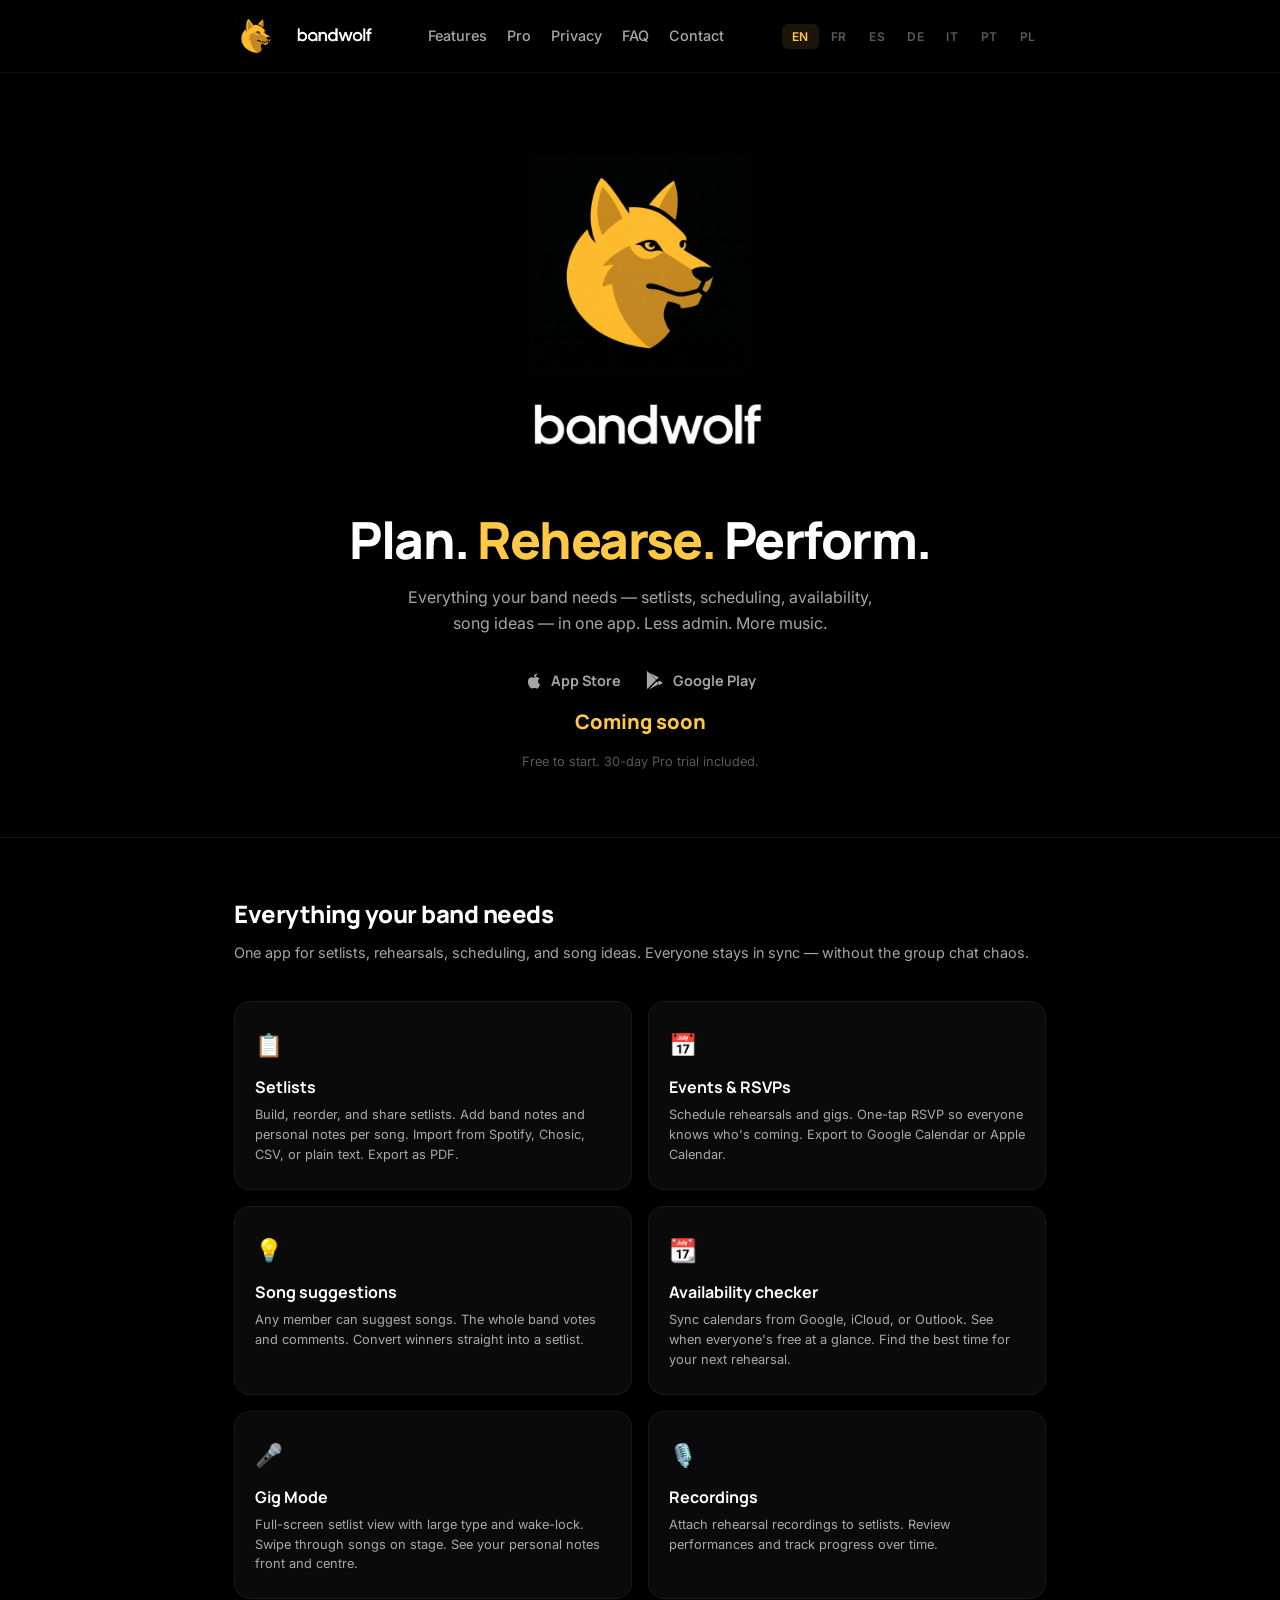
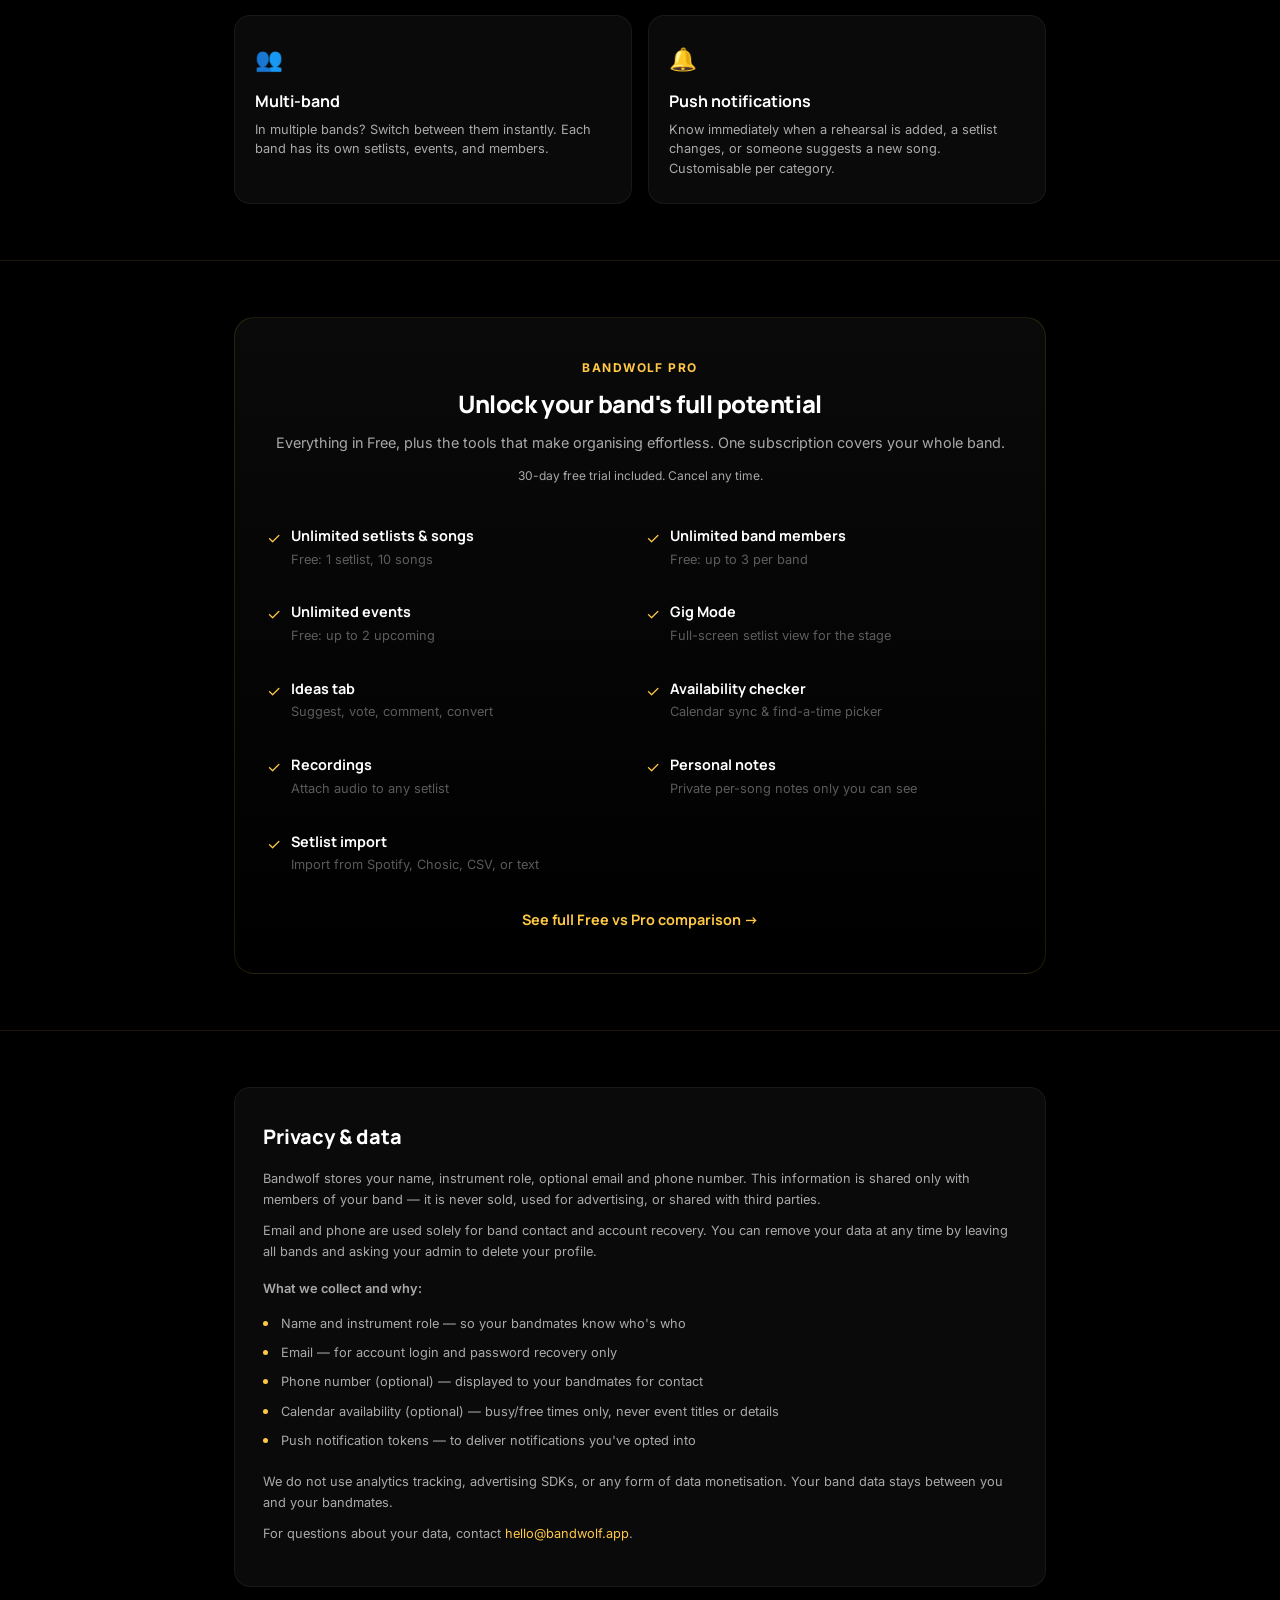
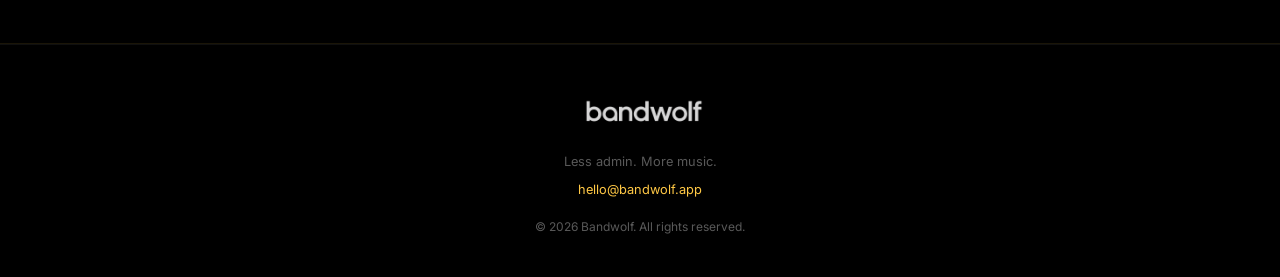
<file: index-multilang.html>
<!DOCTYPE html>
<html lang="en">
<head>
<meta charset="UTF-8">
<meta name="viewport" content="width=device-width, initial-scale=1.0">
<title>Bandwolf — Band management for working musicians</title>
<meta name="description" content="Bandwolf keeps your band organised. Setlists, rehearsals, availability, song suggestions — one app, everyone in sync.">
<link rel="icon" type="image/png" href="./bandwolf-icon.png">
<link rel="preconnect" href="https://fonts.googleapis.com">
<link href="https://fonts.googleapis.com/css2?family=Manrope:wght@400;600;700;800&family=Inter:wght@300;400;500;600&display=swap" rel="stylesheet">
<style>
*{margin:0;padding:0;box-sizing:border-box}
:root{
  --bg:#000000;--surface:#0a0a0a;--surface2:#141414;
  --accent:#FFC845;--accent-dim:rgba(255,200,69,0.1);
  --text:#fff;--text-soft:rgba(255,255,255,0.65);--muted:rgba(255,255,255,0.35);
  --border:rgba(255,255,255,0.06);
  --font-display:'Manrope',sans-serif;--font-body:'Inter',sans-serif;
  --fs-xs:0.75rem;--fs-sm:0.8rem;--fs-md:0.9rem;--fs-lg:1rem;--fs-xl:1.25rem;--fs-display:1.5rem;
}
html{scroll-behavior:smooth}
body{background:var(--bg);color:var(--text);font-family:var(--font-body);font-size:var(--fs-md);line-height:1.7;-webkit-font-smoothing:antialiased}
a{color:var(--accent);text-decoration:none}
a:hover{text-decoration:underline}
.wrap{max-width:860px;margin:0 auto;padding:0 24px}

/* Nav */
nav{position:sticky;top:0;z-index:100;background:rgba(0,0,0,0.92);backdrop-filter:blur(16px);-webkit-backdrop-filter:blur(16px);border-bottom:1px solid var(--border);padding:14px 0}
.nav-inner{display:flex;align-items:center;justify-content:space-between;max-width:860px;margin:0 auto;padding:0 24px}
.nav-brand{display:flex;align-items:center;gap:0;text-decoration:none}
.nav-icon{height:44px;width:44px;display:block;object-fit:contain}
.nav-wordmark{height:36px;display:block;object-fit:contain}
.nav-links{display:flex;gap:20px;align-items:center}
.nav-links a{font-size:var(--fs-md);color:var(--text-soft);font-weight:500}
.nav-links a:hover{color:var(--accent);text-decoration:none}

/* Hero */
.hero{padding:80px 0 64px;text-align:center}
.hero-icon{width:220px;height:220px;margin:0 auto 0;display:block;object-fit:contain}
.hero-wordmark{height:110px;margin:0 auto 28px;display:block;object-fit:contain}
.hero h1{font-family:var(--font-display);font-size:var(--fs-xl);font-weight:700;color:var(--text-soft);margin-bottom:14px;max-width:500px;margin-left:auto;margin-right:auto;line-height:1.4}
.hero p{font-size:var(--fs-md);color:var(--muted);max-width:460px;margin:0 auto 32px;line-height:1.6}
.hero-sub{font-size:var(--fs-sm);color:var(--muted);margin-top:12px}

/* Sections */
.section{padding:56px 0}
.section-title{font-family:var(--font-display);font-size:var(--fs-display);font-weight:800;margin-bottom:6px;letter-spacing:-0.02em}
.section-sub{font-size:var(--fs-md);color:var(--text-soft);margin-bottom:36px}
.divider{height:1px;background:rgba(255,200,69,0.1);margin:0}

/* Features */
.features{display:grid;grid-template-columns:1fr 1fr;gap:16px}
@media(max-width:600px){.features{grid-template-columns:1fr}}
.feature{background:var(--surface);border:1px solid var(--border);border-radius:16px;padding:24px 20px}
.feature-icon{font-size:1.4rem;margin-bottom:10px}
.feature h3{font-family:var(--font-display);font-size:var(--fs-lg);font-weight:700;margin-bottom:4px}
.feature p{font-size:var(--fs-sm);color:var(--text-soft);line-height:1.55}

/* Pro */
.pro-section{background:linear-gradient(180deg,var(--surface) 0%,var(--bg) 100%);border-radius:20px;padding:40px 32px;border:1px solid rgba(255,200,69,0.12)}
@media(max-width:600px){.pro-section{padding:28px 20px}}
.pro-grid{display:grid;grid-template-columns:1fr 1fr;gap:12px;margin-top:28px}
@media(max-width:600px){.pro-grid{grid-template-columns:1fr}}
.pro-item{display:flex;align-items:flex-start;gap:10px;padding:10px 0}
.pro-check{color:var(--accent);font-size:var(--fs-lg);flex-shrink:0;margin-top:1px}
.pro-item h4{font-family:var(--font-display);font-size:var(--fs-md);font-weight:700;margin-bottom:2px}
.pro-item p{font-size:var(--fs-sm);color:var(--muted);line-height:1.4}

/* Privacy */
.privacy{background:var(--surface);border:1px solid var(--border);border-radius:16px;padding:32px 28px}
@media(max-width:600px){.privacy{padding:24px 20px}}
.privacy h2{font-family:var(--font-display);font-size:var(--fs-xl);font-weight:800;margin-bottom:14px}
.privacy p{font-size:var(--fs-sm);color:var(--text-soft);line-height:1.65;margin-bottom:10px}
.privacy ul{list-style:none;padding:0}
.privacy li{font-size:var(--fs-sm);color:var(--text-soft);padding:5px 0 5px 18px;position:relative;line-height:1.5}
.privacy li::before{content:"";position:absolute;left:0;top:12px;width:5px;height:5px;border-radius:50%;background:var(--accent)}

/* Footer */
footer{padding:40px 0;text-align:center;border-top:1px solid var(--border)}
footer p{font-size:var(--fs-sm);color:var(--muted)}
footer a{color:var(--accent)}
.footer-wordmark{height:56px;margin:0 auto 10px;display:block;object-fit:contain;opacity:0.85}

.lang-btn{background:none;border:none;color:var(--muted);font-family:var(--font-body);font-size:0.75rem;font-weight:600;letter-spacing:0.05em;padding:5px 10px;border-radius:6px;cursor:pointer;white-space:nowrap;transition:color 0.15s,background 0.15s;}
.lang-btn:hover{color:var(--text);background:var(--surface2);}
.lang-btn.active{color:var(--accent);background:rgba(255,200,69,0.1);}
</style>
</head>
<!-- Place bandwolf-icon.png and bandwolf-wordmark.png alongside this index.html file when deploying. -->
<body>

<nav>
  <div class="nav-inner">
    <a class="nav-brand" href="#">
      <img class="nav-icon" src="./bandwolf-icon.png" alt="Bandwolf icon">
      <img class="nav-wordmark" src="./bandwolf-wordmark.png" alt="bandwolf">
    </a>
    <div class="nav-links">
      <a href="#features" data-key="navFeatures">Features</a>
      <a href="#pro">Pro</a>
      <a href="#privacy" data-key="navPrivacy">Privacy</a>
      <a href="./faq.html" data-key="navFaq">FAQ</a>
      <a href="mailto:hello@bandwolf.app" data-key="navContact">Contact</a>
    </div>
    <div style="display:flex;gap:2px;align-items:center;margin-left:16px;">
      <button class="lang-btn active" onclick="setLang('en')">EN</button>
      <button class="lang-btn" onclick="setLang('fr')">FR</button>
      <button class="lang-btn" onclick="setLang('es')">ES</button>
      <button class="lang-btn" onclick="setLang('de')">DE</button>
      <button class="lang-btn" onclick="setLang('it')">IT</button>
      <button class="lang-btn" onclick="setLang('pt')">PT</button>
      <button class="lang-btn" onclick="setLang('pl')">PL</button>
    </div>
  </div>
</nav>

<section class="hero">
  <div class="wrap">
    <img class="hero-icon" src="./bandwolf-icon.png" alt="Bandwolf wolf icon">
    <img class="hero-wordmark" src="./bandwolf-wordmark.png" alt="bandwolf">
    <div style="font-family:var(--font-display);font-size:clamp(2rem,6vw,3.2rem);font-weight:800;letter-spacing:-0.03em;line-height:1.1;margin-bottom:18px;color:var(--text)">Plan.<span style="color:var(--accent)"> Rehearse.</span> Perform.</div>
    <p data-key="heroP" style="font-size:var(--fs-lg);color:var(--text-soft);max-width:480px;margin:0 auto 32px;line-height:1.6">Everything your band needs — setlists, scheduling, availability, song ideas — in one app. Less admin. More music.</p>
    <div style="display:flex;align-items:center;justify-content:center;gap:24px;flex-wrap:wrap;margin-bottom:12px">
      <div style="display:flex;align-items:center;gap:8px;color:var(--text-soft);font-size:var(--fs-md)">
        <svg width="18" height="22" viewBox="0 0 24 24" fill="currentColor"><path d="M18.71 19.5c-.83 1.24-1.71 2.45-3.05 2.47-1.34.03-1.77-.79-3.29-.79-1.53 0-2 .77-3.27.82-1.31.05-2.3-1.32-3.14-2.53C4.25 17 2.94 12.45 4.7 9.39c.87-1.52 2.43-2.48 4.12-2.51 1.28-.02 2.5.87 3.29.87.78 0 2.26-1.07 3.8-.91.65.03 2.47.26 3.64 1.98-.09.06-2.17 1.28-2.15 3.81.03 3.02 2.65 4.03 2.68 4.04-.03.07-.42 1.44-1.38 2.83M13 3.5c.73-.83 1.94-1.46 2.94-1.5.13 1.17-.34 2.35-1.04 3.19-.69.85-1.83 1.51-2.95 1.42-.15-1.15.41-2.35 1.05-3.11z"/></svg>
        <span style="font-family:var(--font-display);font-weight:700">App Store</span>
      </div>
      <div style="display:flex;align-items:center;gap:8px;color:var(--text-soft);font-size:var(--fs-md)">
        <svg width="20" height="22" viewBox="0 0 512 512" fill="currentColor"><path d="M48 16.2C48 9.7 50.4 4.3 55.3 1.6l229.6 230.4L55.3 462.4C50.4 459.7 48 454.3 48 447.8V16.2zM102.1 475.6l196.8-113.6 54.3-31.3-60.5-60.5L102.1 475.6zM371.9 249.6L438.4 288c12.8 7.4 12.8 26.2 0 33.6l-66.5 38.4-67.2-67.2L371.9 249.6zM102.1 36.4l190.6 190.6 60.5-60.5-54.3-31.3L102.1 36.4z"/></svg>
        <span style="font-family:var(--font-display);font-weight:700">Google Play</span>
      </div>
    </div>
    <div style="font-family:var(--font-display);font-size:var(--fs-xl);font-weight:800;color:var(--accent);margin-bottom:8px" data-key="comingSoon">Coming soon</div>
    <div class="hero-sub" data-key="heroSub">Free to start. 30-day Pro trial included.</div>
  </div>
</section>

<div class="divider"></div>

<section class="section" id="features">
  <div class="wrap">
    <div class="section-title" data-key="featTitle">Everything your band needs</div>
    <div class="section-sub" data-key="featSub">One app for setlists, rehearsals, scheduling, and song ideas. Everyone stays in sync — without the group chat chaos.</div>
    <div class="features">
      <div class="feature">
        <div class="feature-icon">📋</div>
        <h3 data-key="f1Title">Setlists</h3>
        <p data-key="f1Body">Build, reorder, and share setlists. Add band notes and personal notes per song. Import from Spotify, Chosic, CSV, or plain text. Export as PDF.</p>
      </div>
      <div class="feature">
        <div class="feature-icon">📅</div>
        <h3 data-key="f2Title">Events &amp; RSVPs</h3>
        <p data-key="f2Body">Schedule rehearsals and gigs. One-tap RSVP so everyone knows who's coming. Export to Google Calendar or Apple Calendar.</p>
      </div>
      <div class="feature">
        <div class="feature-icon">💡</div>
        <h3 data-key="f3Title">Song suggestions</h3>
        <p data-key="f3Body">Any member can suggest songs. The whole band votes and comments. Convert winners straight into a setlist.</p>
      </div>
      <div class="feature">
        <div class="feature-icon">📆</div>
        <h3 data-key="f4Title">Availability checker</h3>
        <p data-key="f4Body">Sync calendars from Google, iCloud, or Outlook. See when everyone's free at a glance. Find the best time for your next rehearsal.</p>
      </div>
      <div class="feature">
        <div class="feature-icon">🎤</div>
        <h3 data-key="f5Title">Gig Mode</h3>
        <p data-key="f5Body">Full-screen setlist view with large type and wake-lock. Swipe through songs on stage. See your personal notes front and centre.</p>
      </div>
      <div class="feature">
        <div class="feature-icon">🎙️</div>
        <h3 data-key="f6Title">Recordings</h3>
        <p data-key="f6Body">Attach rehearsal recordings to setlists. Review performances and track progress over time.</p>
      </div>
      <div class="feature">
        <div class="feature-icon">👥</div>
        <h3 data-key="f7Title">Multi-band</h3>
        <p data-key="f7Body">In multiple bands? Switch between them instantly. Each band has its own setlists, events, and members.</p>
      </div>
      <div class="feature">
        <div class="feature-icon">🔔</div>
        <h3 data-key="f8Title">Push notifications</h3>
        <p data-key="f8Body">Know immediately when a rehearsal is added, a setlist changes, or someone suggests a new song. Customisable per category.</p>
      </div>
    </div>
  </div>
</section>

<div class="divider"></div>

<section class="section" id="pro">
  <div class="wrap">
    <div class="pro-section">
      <div style="text-align:center">
        <div style="font-size:var(--fs-xs);color:var(--accent);text-transform:uppercase;letter-spacing:0.12em;font-weight:700;margin-bottom:6px">Bandwolf Pro</div>
        <div class="section-title" style="margin-bottom:6px" data-key="proTitle">Unlock your band's full potential</div>
        <div class="section-sub" style="margin:0 auto 10px;text-align:center" data-key="proSub">Everything in Free, plus the tools that make organising effortless. One subscription covers your whole band.</div>
        <div style="font-size:var(--fs-xs);color:var(--text-soft);margin-top:4px" data-key="proTrial">30-day free trial included. Cancel any time.</div>
      </div>
      <div class="pro-grid">
        <div class="pro-item"><div class="pro-check">✓</div><div><h4>Unlimited setlists &amp; songs</h4><p>Free: 1 setlist, 10 songs</p></div></div>
        <div class="pro-item"><div class="pro-check">✓</div><div><h4>Unlimited band members</h4><p>Free: up to 3 per band</p></div></div>
        <div class="pro-item"><div class="pro-check">✓</div><div><h4>Unlimited events</h4><p>Free: up to 2 upcoming</p></div></div>
        <div class="pro-item"><div class="pro-check">✓</div><div><h4>Gig Mode</h4><p>Full-screen setlist view for the stage</p></div></div>
        <div class="pro-item"><div class="pro-check">✓</div><div><h4>Ideas tab</h4><p>Suggest, vote, comment, convert</p></div></div>
        <div class="pro-item"><div class="pro-check">✓</div><div><h4>Availability checker</h4><p>Calendar sync &amp; find-a-time picker</p></div></div>
        <div class="pro-item"><div class="pro-check">✓</div><div><h4>Recordings</h4><p>Attach audio to any setlist</p></div></div>
        <div class="pro-item"><div class="pro-check">✓</div><div><h4>Personal notes</h4><p>Private per-song notes only you can see</p></div></div>
        <div class="pro-item"><div class="pro-check">✓</div><div><h4>Setlist import</h4><p>Import from Spotify, Chosic, CSV, or text</p></div></div>
      </div>
      <div style="text-align:center;margin-top:24px">
        <a href="pricing.html" style="font-family:var(--font-display);font-size:var(--fs-md);font-weight:700;color:var(--accent)"><span data-key="proCompare">See full Free vs Pro comparison →</span></a>
      </div>
    </div>
  </div>
</section>

<div class="divider"></div>

<section class="section" id="privacy">
  <div class="wrap">
    <div class="privacy">
      <h2 data-key="privTitle">Privacy &amp; data</h2>
      <p data-key="privP1">Bandwolf stores your name, instrument role, optional email and phone number. This information is shared only with members of your band — it is never sold, used for advertising, or shared with third parties.</p>
      <p data-key="privP2">Email and phone are used solely for band contact and account recovery. You can remove your data at any time by leaving all bands and asking your admin to delete your profile.</p>
      <p style="font-weight:600;margin-top:16px;margin-bottom:10px" data-key="privCollectTitle">What we collect and why:</p>
      <ul id="priv-list"></ul>
      <p style="margin-top:16px" data-key="privP3">We do not use analytics tracking, advertising SDKs, or any form of data monetisation. Your band data stays between you and your bandmates.</p>
      <p data-key="privContact">For questions about your data, contact <a href="mailto:hello@bandwolf.app">hello@bandwolf.app</a>.</p>
    </div>
  </div>
</section>

<div class="divider"></div>

<footer>
  <div class="wrap">
    <img class="footer-wordmark" src="./bandwolf-wordmark.png" alt="bandwolf">
    <p style="margin-bottom:6px" data-key="footerTagline">Less admin. More music.</p>
    <p><a href="mailto:hello@bandwolf.app">hello@bandwolf.app</a></p>
    <p style="margin-top:16px;font-size:var(--fs-xs)">© 2026 Bandwolf. All rights reserved.</p>
  </div>
</footer>


<script>
const T = {
  navFeatures:{en:"Features",fr:"Fonctionnalités",es:"Funciones",de:"Funktionen",it:"Funzionalità",pt:"Recursos",pl:"Funkcje"},
  navPrivacy:{en:"Privacy",fr:"Confidentialité",es:"Privacidad",de:"Datenschutz",it:"Privacy",pt:"Privacidade",pl:"Prywatność"},
  navFaq:{en:"FAQ",fr:"FAQ",es:"FAQ",de:"FAQ",it:"FAQ",pt:"FAQ",pl:"FAQ"},
  navContact:{en:"Contact",fr:"Contact",es:"Contacto",de:"Kontakt",it:"Contatto",pt:"Contato",pl:"Kontakt"},
  heroP:{en:"Everything your band needs — setlists, scheduling, availability, song ideas — in one app. Less admin. More music.",fr:"Tout ce dont votre groupe a besoin — setlists, planning, disponibilités, idées de chansons — dans une seule app. Moins d'admin. Plus de musique.",es:"Todo lo que necesita tu banda — setlists, agenda, disponibilidad, ideas de canciones — en una sola app. Menos gestión. Más música.",de:"Alles, was deine Band braucht — Setlists, Planung, Verfügbarkeit, Songideen — in einer App. Weniger Verwaltung. Mehr Musik.",it:"Tutto ciò di cui ha bisogno la tua band — setlist, programmazione, disponibilità, idee di canzoni — in un'unica app. Meno amministrazione. Più musica.",pt:"Tudo o que a tua banda precisa — setlists, agenda, disponibilidade, ideias de músicas — numa só app. Menos gestão. Mais música.",pl:"Wszystko czego potrzebuje twój zespół — setlisty, planowanie, dostępność, pomysły na piosenki — w jednej aplikacji. Mniej administracji. Więcej muzyki."},
  comingSoon:{en:"Coming soon",fr:"Bientôt disponible",es:"Próximamente",de:"Demnächst",it:"Prossimamente",pt:"Em breve",pl:"Wkrótce"},
  heroSub:{en:"Free to start. 30-day Pro trial included.",fr:"Gratuit pour commencer. Essai Pro de 30 jours inclus.",es:"Gratis para empezar. Prueba Pro de 30 días incluida.",de:"Kostenlos starten. 30-tägige Pro-Testversion inklusive.",it:"Gratis per iniziare. Prova Pro di 30 giorni inclusa.",pt:"Grátis para começar. Teste Pro de 30 dias incluído.",pl:"Bezpłatny start. 30-dniowy okres próbny Pro w zestawie."},
  featTitle:{en:"Everything your band needs",fr:"Tout ce dont votre groupe a besoin",es:"Todo lo que tu banda necesita",de:"Alles, was deine Band braucht",it:"Tutto ciò di cui ha bisogno la tua band",pt:"Tudo que sua banda precisa",pl:"Wszystko czego potrzebuje twój zespół"},
  featSub:{en:"One app for setlists, rehearsals, scheduling, and song ideas. Everyone stays in sync — without the group chat chaos.",fr:"Une seule app pour les setlists, répétitions, planning et idées de chansons. Tout le monde reste synchronisé — sans le chaos des groupes de discussion.",es:"Una sola app para setlists, ensayos, agenda e ideas de canciones. Todos se mantienen sincronizados — sin el caos de los grupos de chat.",de:"Eine App für Setlists, Proben, Planung und Songideen. Alle bleiben synchronisiert — ohne das Chaos der Gruppenchats.",it:"Un'unica app per setlist, prove, programmazione e idee di canzoni. Tutti rimangono sincronizzati — senza il caos delle chat di gruppo.",pt:"Uma só app para setlists, ensaios, agenda e ideias de músicas. Toda a banda fica sincronizada — sem o caos dos grupos de chat.",pl:"Jedna aplikacja na setlisty, próby, planowanie i pomysły na piosenki. Wszyscy zostają zsynchronizowani — bez chaosu czatów grupowych."},
  f1Title:{en:"Setlists",fr:"Setlists",es:"Setlists",de:"Setlists",it:"Setlist",pt:"Setlists",pl:"Setlisty"},
  f1Body:{en:"Build, reorder, and share setlists. Add band notes and personal notes per song. Import from Spotify, Chosic, CSV, or plain text. Export as PDF.",fr:"Créez, réorganisez et partagez des setlists. Ajoutez des notes de groupe et des notes personnelles par chanson. Importez depuis Spotify, Chosic, CSV ou texte brut. Exportez en PDF.",es:"Crea, reordena y comparte setlists. Añade notas de banda y notas personales por canción. Importa desde Spotify, Chosic, CSV o texto plano. Exporta como PDF.",de:"Erstelle, ordne und teile Setlists. Füge Band-Notizen und persönliche Notizen pro Song hinzu. Importiere von Spotify, Chosic, CSV oder Text. Exportiere als PDF.",it:"Crea, riordina e condividi setlist. Aggiungi note della band e note personali per canzone. Importa da Spotify, Chosic, CSV o testo. Esporta come PDF.",pt:"Crie, reordene e compartilhe setlists. Adicione notas da banda e notas pessoais por música. Importe do Spotify, Chosic, CSV ou texto. Exporte como PDF.",pl:"Twórz, zmieniaj kolejność i udostępniaj setlisty. Dodawaj notatki zespołu i osobiste do każdej piosenki. Importuj ze Spotify, Chosic, CSV lub tekstu. Eksportuj jako PDF."},
  f2Title:{en:"Events & RSVPs",fr:"Événements et confirmations",es:"Eventos y confirmaciones",de:"Events & Zusagen",it:"Eventi e RSVP",pt:"Eventos e confirmações",pl:"Wydarzenia i potwierdzenia"},
  f2Body:{en:"Schedule rehearsals and gigs. One-tap RSVP so everyone knows who's coming. Export to Google Calendar or Apple Calendar.",fr:"Planifiez répétitions et concerts. RSVP en un tap pour que tout le monde sache qui vient. Exportez vers Google Agenda ou Apple Calendrier.",es:"Programa ensayos y conciertos. RSVP con un toque para que todos sepan quién viene. Exporta a Google Calendar o Apple Calendar.",de:"Plane Proben und Gigs. Eintippen-RSVP, damit jeder weiß, wer kommt. Exportiere zu Google Kalender oder Apple Kalender.",it:"Programma prove e concerti. RSVP con un tocco per sapere chi viene. Esporta su Google Calendar o Apple Calendario.",pt:"Agende ensaios e shows. RSVP com um toque para todos saberem quem vem. Exporte para Google Calendar ou Apple Calendar.",pl:"Planuj próby i koncerty. RSVP jednym kliknięciem, żeby wszyscy wiedzieli kto przychodzi. Eksportuj do Google Calendar lub Apple Calendar."},
  f3Title:{en:"Song suggestions",fr:"Suggestions de chansons",es:"Sugerencias de canciones",de:"Songvorschläge",it:"Suggerimenti canzoni",pt:"Sugestões de músicas",pl:"Sugestie piosenek"},
  f3Body:{en:"Any member can suggest songs. The whole band votes and comments. Convert winners straight into a setlist.",fr:"N'importe quel membre peut suggérer des chansons. Tout le groupe vote et commente. Convertissez les gagnants directement en setlist.",es:"Cualquier miembro puede sugerir canciones. Toda la banda vota y comenta. Convierte los ganadores directamente en una setlist.",de:"Jedes Mitglied kann Songs vorschlagen. Die ganze Band stimmt ab und kommentiert. Wandle Gewinner direkt in eine Setlist um.",it:"Qualsiasi membro può suggerire canzoni. Tutta la band vota e commenta. Converti i vincitori direttamente in una setlist.",pt:"Qualquer membro pode sugerir músicas. Toda a banda vota e comenta. Converta os vencedores diretamente em uma setlist.",pl:"Każdy członek może sugerować piosenki. Cały zespół głosuje i komentuje. Zamień zwycięzców bezpośrednio w setlistę."},
  f4Title:{en:"Availability checker",fr:"Vérificateur de disponibilité",es:"Comprobador de disponibilidad",de:"Verfügbarkeitsprüfer",it:"Controllo disponibilità",pt:"Verificador de disponibilidade",pl:"Sprawdzanie dostępności"},
  f4Body:{en:"Sync calendars from Google, iCloud, or Outlook. See when everyone's free at a glance. Find the best time for your next rehearsal.",fr:"Synchronisez vos agendas depuis Google, iCloud ou Outlook. Voyez d'un coup d'œil quand tout le monde est libre. Trouvez le meilleur moment pour votre prochaine répétition.",es:"Sincroniza calendarios desde Google, iCloud u Outlook. Ve cuándo todos están libres de un vistazo. Encuentra el mejor momento para tu próximo ensayo.",de:"Synchronisiere Kalender von Google, iCloud oder Outlook. Sieh auf einen Blick, wann alle frei sind. Finde den besten Zeitpunkt für deine nächste Probe.",it:"Sincronizza calendari da Google, iCloud o Outlook. Vedi subito quando tutti sono liberi. Trova il momento migliore per la prossima prova.",pt:"Sincronize calendários do Google, iCloud ou Outlook. Veja quando todos estão livres de relance. Encontre o melhor horário para o próximo ensaio.",pl:"Synchronizuj kalendarze z Google, iCloud lub Outlook. Zobacz jednym rzutem oka kiedy wszyscy są wolni. Znajdź najlepszy czas na następną próbę."},
  f5Title:{en:"Gig Mode",fr:"Mode Gig",es:"Modo Concierto",de:"Gig Mode",it:"Modalità Gig",pt:"Modo Show",pl:"Tryb Gig"},
  f5Body:{en:"Full-screen setlist view with large type and wake-lock. Swipe through songs on stage. See your personal notes front and centre.",fr:"Vue setlist plein écran avec grand texte et verrouillage d'écran. Faites défiler les chansons sur scène. Voyez vos notes personnelles au premier plan.",es:"Vista de setlist a pantalla completa con texto grande y bloqueo de pantalla. Desliza por las canciones en el escenario. Ve tus notas personales al frente.",de:"Vollbild-Setlist mit großem Text und Wake-Lock. Wische durch Songs auf der Bühne. Sieh deine persönlichen Notizen im Vordergrund.",it:"Vista setlist a schermo intero con testo grande e wake-lock. Scorri le canzoni sul palco. Vedi le tue note personali in primo piano.",pt:"Visualização de setlist em tela cheia com texto grande e wake-lock. Deslize pelas músicas no palco. Veja suas notas pessoais em destaque.",pl:"Pełnoekranowy widok setlisty z dużą czcionką i blokadą wygaszacza. Przesuń przez piosenki na scenie. Widź swoje osobiste notatki na pierwszym planie."},
  f6Title:{en:"Recordings",fr:"Enregistrements",es:"Grabaciones",de:"Aufnahmen",it:"Registrazioni",pt:"Gravações",pl:"Nagrania"},
  f6Body:{en:"Attach rehearsal recordings to setlists. Review performances and track progress over time.",fr:"Attachez des enregistrements de répétitions aux setlists. Révisez les performances et suivez les progrès dans le temps.",es:"Adjunta grabaciones de ensayos a las setlists. Revisa las actuaciones y sigue el progreso con el tiempo.",de:"Hänge Probenaufnahmen an Setlists an. Überprüfe Auftritte und verfolge den Fortschritt im Laufe der Zeit.",it:"Allega registrazioni delle prove alle setlist. Rivedi le performance e tieni traccia dei progressi nel tempo.",pt:"Anexe gravações de ensaios às setlists. Revise as performances e acompanhe o progresso ao longo do tempo.",pl:"Dołącz nagrania z prób do setlist. Przeglądaj występy i śledź postępy w czasie."},
  f7Title:{en:"Multi-band",fr:"Multi-groupe",es:"Multi-banda",de:"Mehrere Bands",it:"Multi-band",pt:"Multi-banda",pl:"Wiele zespołów"},
  f7Body:{en:"In multiple bands? Switch between them instantly. Each band has its own setlists, events, and members.",fr:"Dans plusieurs groupes ? Passez de l'un à l'autre instantanément. Chaque groupe a ses propres setlists, événements et membres.",es:"¿En varias bandas? Cambia entre ellas al instante. Cada banda tiene sus propias setlists, eventos y miembros.",de:"In mehreren Bands? Wechsle sofort zwischen ihnen. Jede Band hat ihre eigenen Setlists, Events und Mitglieder.",it:"In più band? Passa da una all'altra istantaneamente. Ogni band ha le proprie setlist, eventi e membri.",pt:"Em várias bandas? Alterne entre elas instantaneamente. Cada banda tem suas próprias setlists, eventos e membros.",pl:"W kilku zespołach? Przełączaj się między nimi natychmiast. Każdy zespół ma swoje własne setlisty, wydarzenia i członków."},
  f8Title:{en:"Push notifications",fr:"Notifications push",es:"Notificaciones push",de:"Push-Benachrichtigungen",it:"Notifiche push",pt:"Notificações push",pl:"Powiadomienia push"},
  f8Body:{en:"Know immediately when a rehearsal is added, a setlist changes, or someone suggests a new song. Customisable per category.",fr:"Sachez immédiatement quand une répétition est ajoutée, une setlist change, ou quelqu'un suggère une nouvelle chanson. Personnalisable par catégorie.",es:"Sabe inmediatamente cuando se añade un ensayo, cambia una setlist, o alguien sugiere una canción nueva. Personalizable por categoría.",de:"Erfahre sofort, wenn eine Probe hinzugefügt wird, sich eine Setlist ändert oder jemand einen neuen Song vorschlägt. Anpassbar pro Kategorie.",it:"Sappi immediatamente quando viene aggiunta una prova, cambia una setlist, o qualcuno suggerisce una nuova canzone. Personalizzabile per categoria.",pt:"Saiba imediatamente quando um ensaio é adicionado, uma setlist muda, ou alguém sugere uma nova música. Personalizável por categoria.",pl:"Dowiedz się natychmiast gdy dodano próbę, setlista się zmienia, lub ktoś sugeruje nową piosenkę. Konfigurowalne według kategorii."},
  proTitle:{en:"Unlock your band's full potential",fr:"Libérez le plein potentiel de votre groupe",es:"Desbloquea el pleno potencial de tu banda",de:"Entfalte das volle Potenzial deiner Band",it:"Sblocca il pieno potenziale della tua band",pt:"Desbloqueie o potencial total da sua banda",pl:"Odblokuj pełny potencjał swojego zespołu"},
  proSub:{en:"Everything in Free, plus the tools that make organising effortless. One subscription covers your whole band.",fr:"Tout ce qui est dans Gratuit, plus les outils qui rendent l'organisation facile. Un abonnement couvre tout votre groupe.",es:"Todo lo que hay en Gratis, más las herramientas que hacen que organizar sea sencillo. Una suscripción cubre toda tu banda.",de:"Alles aus Kostenlos, plus die Tools, die die Organisation mühelos machen. Ein Abonnement für deine ganze Band.",it:"Tutto ciò che è nel Gratuito, più gli strumenti che rendono l'organizzazione senza sforzo. Un abbonamento copre tutta la tua band.",pt:"Tudo no Gratuito, mais as ferramentas que tornam a organização sem esforço. Uma assinatura cobre toda a sua banda.",pl:"Wszystko z Bezpłatnego, plus narzędzia które sprawiają że organizacja jest łatwa. Jedna subskrypcja obejmuje cały twój zespół."},
  proTrial:{en:"30-day free trial included. Cancel any time.",fr:"Essai gratuit de 30 jours inclus. Annulez à tout moment.",es:"Prueba gratuita de 30 días incluida. Cancela en cualquier momento.",de:"30-tägige kostenlose Testversion inklusive. Jederzeit kündbar.",it:"Prova gratuita di 30 giorni inclusa. Cancella in qualsiasi momento.",pt:"Teste gratuito de 30 dias incluído. Cancele a qualquer momento.",pl:"30-dniowy bezpłatny okres próbny w zestawie. Anuluj w dowolnym momencie."},
  proCompare:{en:"See full Free vs Pro comparison →",fr:"Voir la comparaison complète Gratuit vs Pro →",es:"Ver comparación completa Gratis vs Pro →",de:"Vollständigen Free vs. Pro Vergleich ansehen →",it:"Vedi il confronto completo Gratuito vs Pro →",pt:"Ver comparação completa Gratuito vs Pro →",pl:"Zobacz pełne porównanie Bezpłatny vs Pro →"},
  privTitle:{en:"Privacy & data",fr:"Confidentialité et données",es:"Privacidad y datos",de:"Datenschutz & Daten",it:"Privacy e dati",pt:"Privacidade e dados",pl:"Prywatność i dane"},
  privP1:{en:"Bandwolf stores your name, instrument role, optional email and phone number. This information is shared only with members of your band — it is never sold, used for advertising, or shared with third parties.",fr:"Bandwolf enregistre votre nom, votre instrument, votre email et téléphone optionnels. Ces informations sont partagées uniquement avec les membres de votre groupe — elles ne sont jamais vendues, utilisées à des fins publicitaires ni transmises à des tiers.",es:"Bandwolf almacena tu nombre, instrumento, email y teléfono opcionales. Esta información se comparte únicamente con los miembros de tu banda — nunca se vende, usa para publicidad ni se comparte con terceros.",de:"Bandwolf speichert deinen Namen, dein Instrument, optionale E-Mail und Telefonnummer. Diese Informationen werden nur mit deinen Bandmitgliedern geteilt — sie werden niemals verkauft, für Werbung verwendet oder an Dritte weitergegeben.",it:"Bandwolf memorizza il tuo nome, strumento, email e telefono opzionali. Queste informazioni sono condivise solo con i membri della tua band — non vengono mai vendute, usate per pubblicità o condivise con terzi.",pt:"O Bandwolf guarda o teu nome, instrumento, email e telefone opcionais. Esta informação é partilhada apenas com os membros da tua banda — nunca é vendida, usada para publicidade ou partilhada com terceiros.",pl:"Bandwolf przechowuje twoje imię, instrument, opcjonalny email i telefon. Te informacje są udostępniane tylko członkom twojego zespołu — nigdy nie są sprzedawane, wykorzystywane do reklam ani udostępniane osobom trzecim."},
  privP2:{en:"Email and phone are used solely for band contact and account recovery. You can remove your data at any time by leaving all bands and asking your admin to delete your profile.",fr:"Email et téléphone sont utilisés uniquement pour le contact au sein du groupe et la récupération de compte. Vous pouvez supprimer vos données à tout moment en quittant tous les groupes et en demandant à votre admin de supprimer votre profil.",es:"El email y teléfono se usan solo para contacto en la banda y recuperación de cuenta. Puedes eliminar tus datos en cualquier momento abandonando todas las bandas y pidiendo a tu admin que elimine tu perfil.",de:"E-Mail und Telefon dienen ausschließlich dem Bandkontakt und der Kontowiederherstellung. Du kannst deine Daten jederzeit löschen, indem du alle Bands verlässt und deinen Admin bittest, dein Profil zu löschen.",it:"Email e telefono sono usati solo per i contatti della band e il recupero account. Puoi rimuovere i tuoi dati in qualsiasi momento uscendo da tutte le band e chiedendo al tuo admin di eliminare il tuo profilo.",pt:"Email e telefone são usados apenas para contacto da banda e recuperação de conta. Podes remover os teus dados a qualquer momento saindo de todas as bandas e pedindo ao teu admin para apagar o teu perfil.",pl:"Email i telefon służą wyłącznie do kontaktu w zespole i odzyskiwania konta. Możesz usunąć swoje dane w dowolnym momencie, opuszczając wszystkie zespoły i prosząc admina o usunięcie twojego profilu."},
  privCollectTitle:{en:"What we collect and why:",fr:"Ce que nous collectons et pourquoi :",es:"Qué recopilamos y por qué:",de:"Was wir sammeln und warum:",it:"Cosa raccogliamo e perché:",pt:"O que recolhemos e porquê:",pl:"Co zbieramy i dlaczego:"},
  privItems:{
    en:["Name and instrument role — so your bandmates know who's who","Email — for account login and password recovery only","Phone number (optional) — displayed to your bandmates for contact","Calendar availability (optional) — busy/free times only, never event titles or details","Push notification tokens — to deliver notifications you've opted into"],
    fr:["Nom et instrument — pour que vos collègues sachent qui est qui","Email — uniquement pour la connexion et la récupération de compte","Numéro de téléphone (optionnel) — visible par vos collègues pour vous contacter","Disponibilités calendrier (optionnel) — créneaux libres/occupés uniquement, jamais les titres des événements","Tokens de notification push — pour envoyer les notifications auxquelles vous avez souscrit"],
    es:["Nombre e instrumento — para que tus compañeros sepan quién es quién","Email — solo para inicio de sesión y recuperación de cuenta","Número de teléfono (opcional) — visible para tus compañeros de banda","Disponibilidad de calendario (opcional) — solo franjas libres/ocupadas, nunca títulos de eventos","Tokens de notificación push — para enviarte las notificaciones a las que te has suscrito"],
    de:["Name und Instrument — damit deine Bandmitglieder wissen, wer wer ist","E-Mail — nur für Anmeldung und Kontowiederherstellung","Telefonnummer (optional) — für deine Bandmitglieder sichtbar","Kalenderverfügbarkeit (optional) — nur frei/belegt-Zeiten, niemals Ereignistitel","Push-Benachrichtigungs-Tokens — um dir abonnierte Benachrichtigungen zu senden"],
    it:["Nome e strumento — perché i tuoi colleghi sappiano chi è chi","Email — solo per accesso e recupero account","Numero di telefono (opzionale) — visibile ai tuoi colleghi di band","Disponibilità calendario (opzionale) — solo orari liberi/occupati, mai titoli degli eventi","Token di notifica push — per inviarti le notifiche a cui ti sei iscritto"],
    pt:["Nome e instrumento — para que os teus colegas saibam quem é quem","Email — apenas para login e recuperação de conta","Número de telefone (opcional) — visível para os teus colegas de banda","Disponibilidade de calendário (opcional) — apenas horários livres/ocupados, nunca títulos de eventos","Tokens de notificação push — para enviar as notificações a que subscreveste"],
    pl:["Imię i instrument — żeby twoi koledzy wiedzieli kto jest kim","Email — tylko do logowania i odzyskiwania konta","Numer telefonu (opcjonalny) — widoczny dla twoich kolegów z zespołu","Dostępność kalendarza (opcjonalna) — tylko wolne/zajęte terminy, nigdy tytuły wydarzeń","Tokeny powiadomień push — do dostarczania powiadomień, na które się zdecydowałeś"]
  },
  privP3:{en:"We do not use analytics tracking, advertising SDKs, or any form of data monetisation. Your band data stays between you and your bandmates.",fr:"Nous n'utilisons pas de suivi analytique, de SDK publicitaires ni aucune forme de monétisation des données. Les données de votre groupe restent entre vous et vos membres.",es:"No utilizamos rastreo analítico, SDK publicitarios ni ninguna forma de monetización de datos. Los datos de tu banda permanecen entre tú y tus compañeros.",de:"Wir verwenden kein Analytics-Tracking, keine Werbe-SDKs oder irgendeine Form der Datenverwertung. Deine Banddaten bleiben zwischen dir und deinen Bandmitgliedern.",it:"Non utilizziamo tracking analitico, SDK pubblicitari o alcuna forma di monetizzazione dei dati. I dati della tua band restano tra te e i tuoi colleghi.",pt:"Não utilizamos rastreamento analítico, SDKs publicitários ou qualquer forma de monetização de dados. Os dados da tua banda ficam entre ti e os teus colegas.",pl:"Nie używamy śledzenia analitycznego, reklamowych SDK ani żadnej formy monetyzacji danych. Dane twojego zespołu pozostają między tobą a twoimi kolegami."},
  privContact:{en:'For questions about your data, contact <a href="mailto:hello@bandwolf.app">hello@bandwolf.app</a>.',fr:'Pour toute question sur vos données, contactez <a href="mailto:hello@bandwolf.app">hello@bandwolf.app</a>.',es:'Para preguntas sobre tus datos, contacta con <a href="mailto:hello@bandwolf.app">hello@bandwolf.app</a>.',de:'Für Fragen zu deinen Daten wende dich an <a href="mailto:hello@bandwolf.app">hello@bandwolf.app</a>.',it:'Per domande sui tuoi dati, contatta <a href="mailto:hello@bandwolf.app">hello@bandwolf.app</a>.',pt:'Para questões sobre os teus dados, contacta <a href="mailto:hello@bandwolf.app">hello@bandwolf.app</a>.',pl:'W sprawie pytań dotyczących twoich danych skontaktuj się z <a href="mailto:hello@bandwolf.app">hello@bandwolf.app</a>.'},
  footerTagline:{en:"Less admin. More music.",fr:"Moins d'admin. Plus de musique.",es:"Menos gestión. Más música.",de:"Weniger Verwaltung. Mehr Musik.",it:"Meno amministrazione. Più musica.",pt:"Menos gestão. Mais música.",pl:"Mniej administracji. Więcej muzyki."},
};

let lang = (navigator.language||'en').slice(0,2).toLowerCase();
const SUPPORTED=['en','fr','es','de','it','pt','pl'];
if(!SUPPORTED.includes(lang)) lang='en';

function t(key){ return (T[key]&&(T[key][lang]||T[key].en))||key; }

function applyLang(){
  document.querySelectorAll('[data-key]').forEach(el=>{
    const key=el.getAttribute('data-key');
    const v=t(key);
    if(!v) return;
    // privContact contains an <a> tag — use innerHTML
    if(key==='privContact') { el.innerHTML=v; return; }
    el.textContent=v;
  });
  // Privacy bullet list — rendered dynamically from array
  const privList=document.getElementById('priv-list');
  if(privList){
    const items=(T.privItems&&(T.privItems[lang]||T.privItems.en))||[];
    privList.innerHTML=items.map(item=>`<li>${item}</li>`).join('');
  }
  document.querySelectorAll('.lang-btn').forEach(btn=>{
    btn.classList.toggle('active', btn.textContent===lang.toUpperCase());
  });
  document.documentElement.lang=lang;
}

function setLang(l){ lang=l; applyLang(); }

applyLang();
</script>

</body>
</html>
</file>
